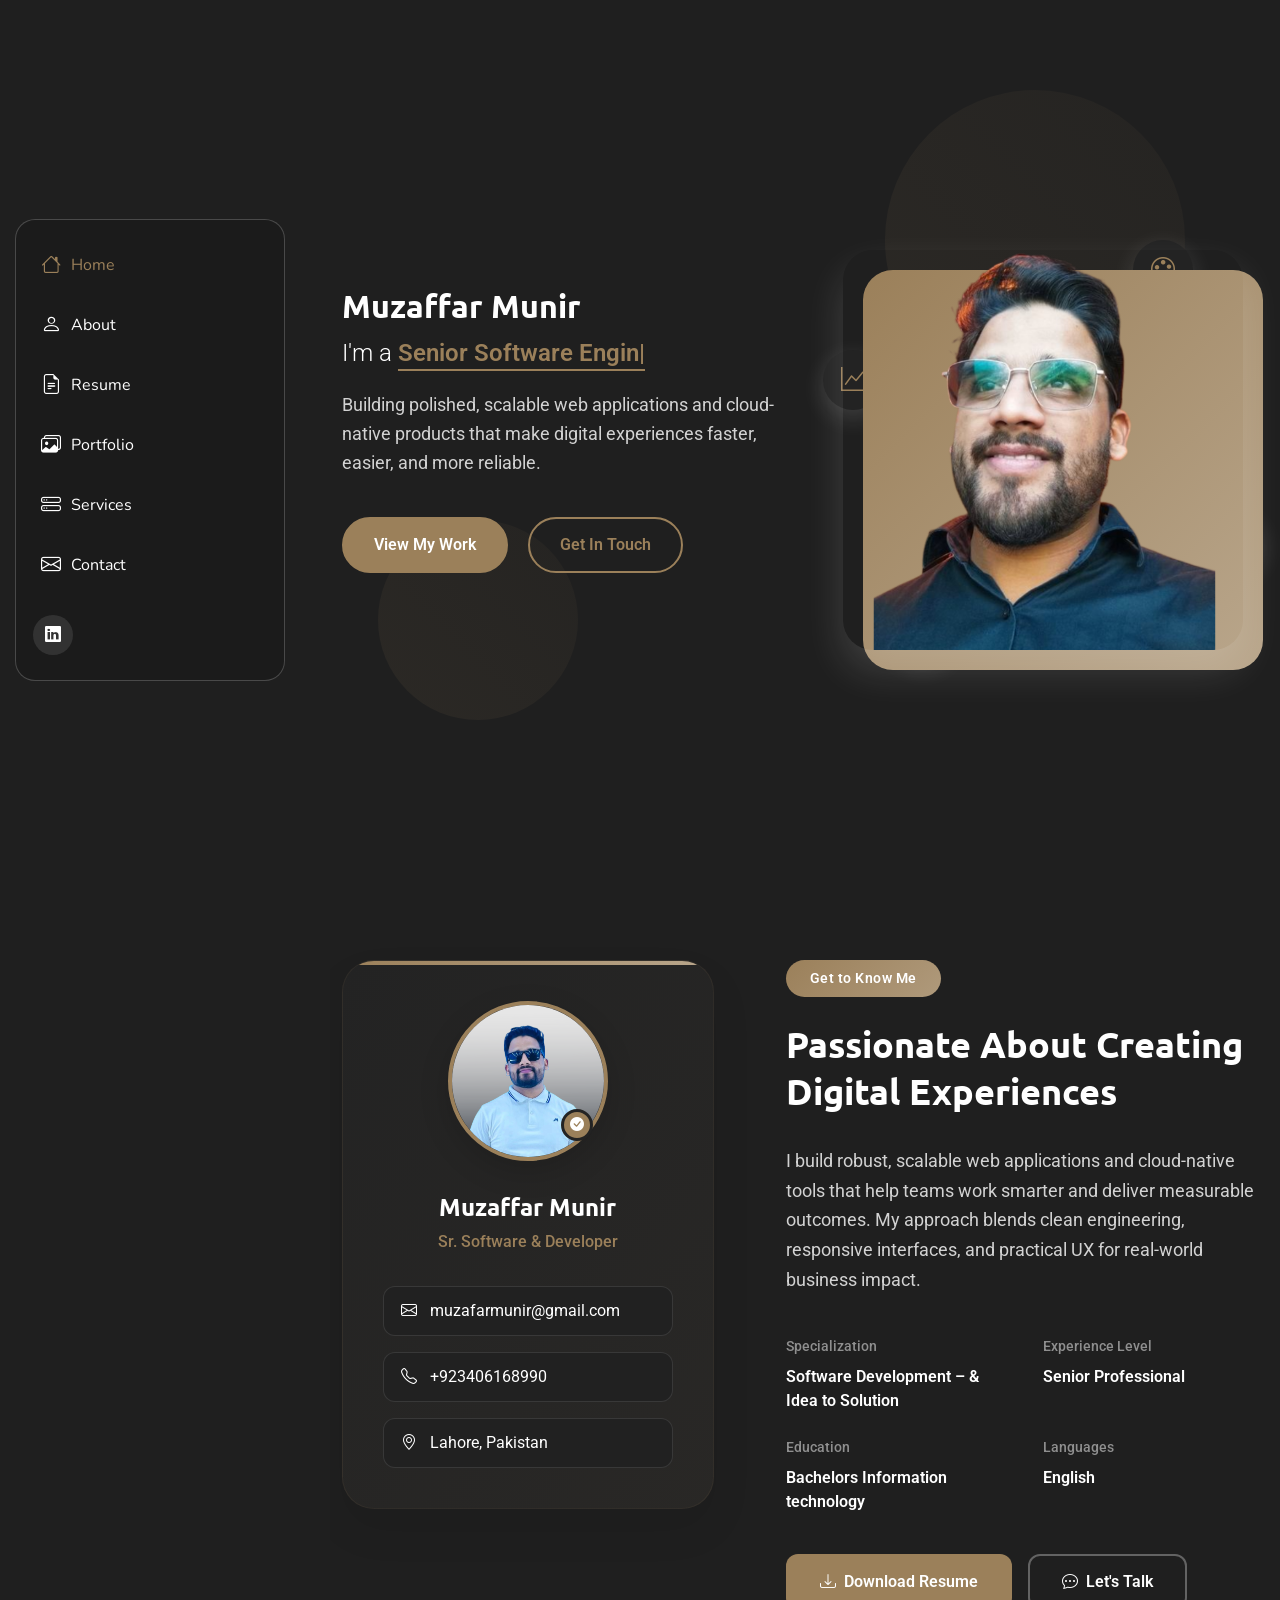
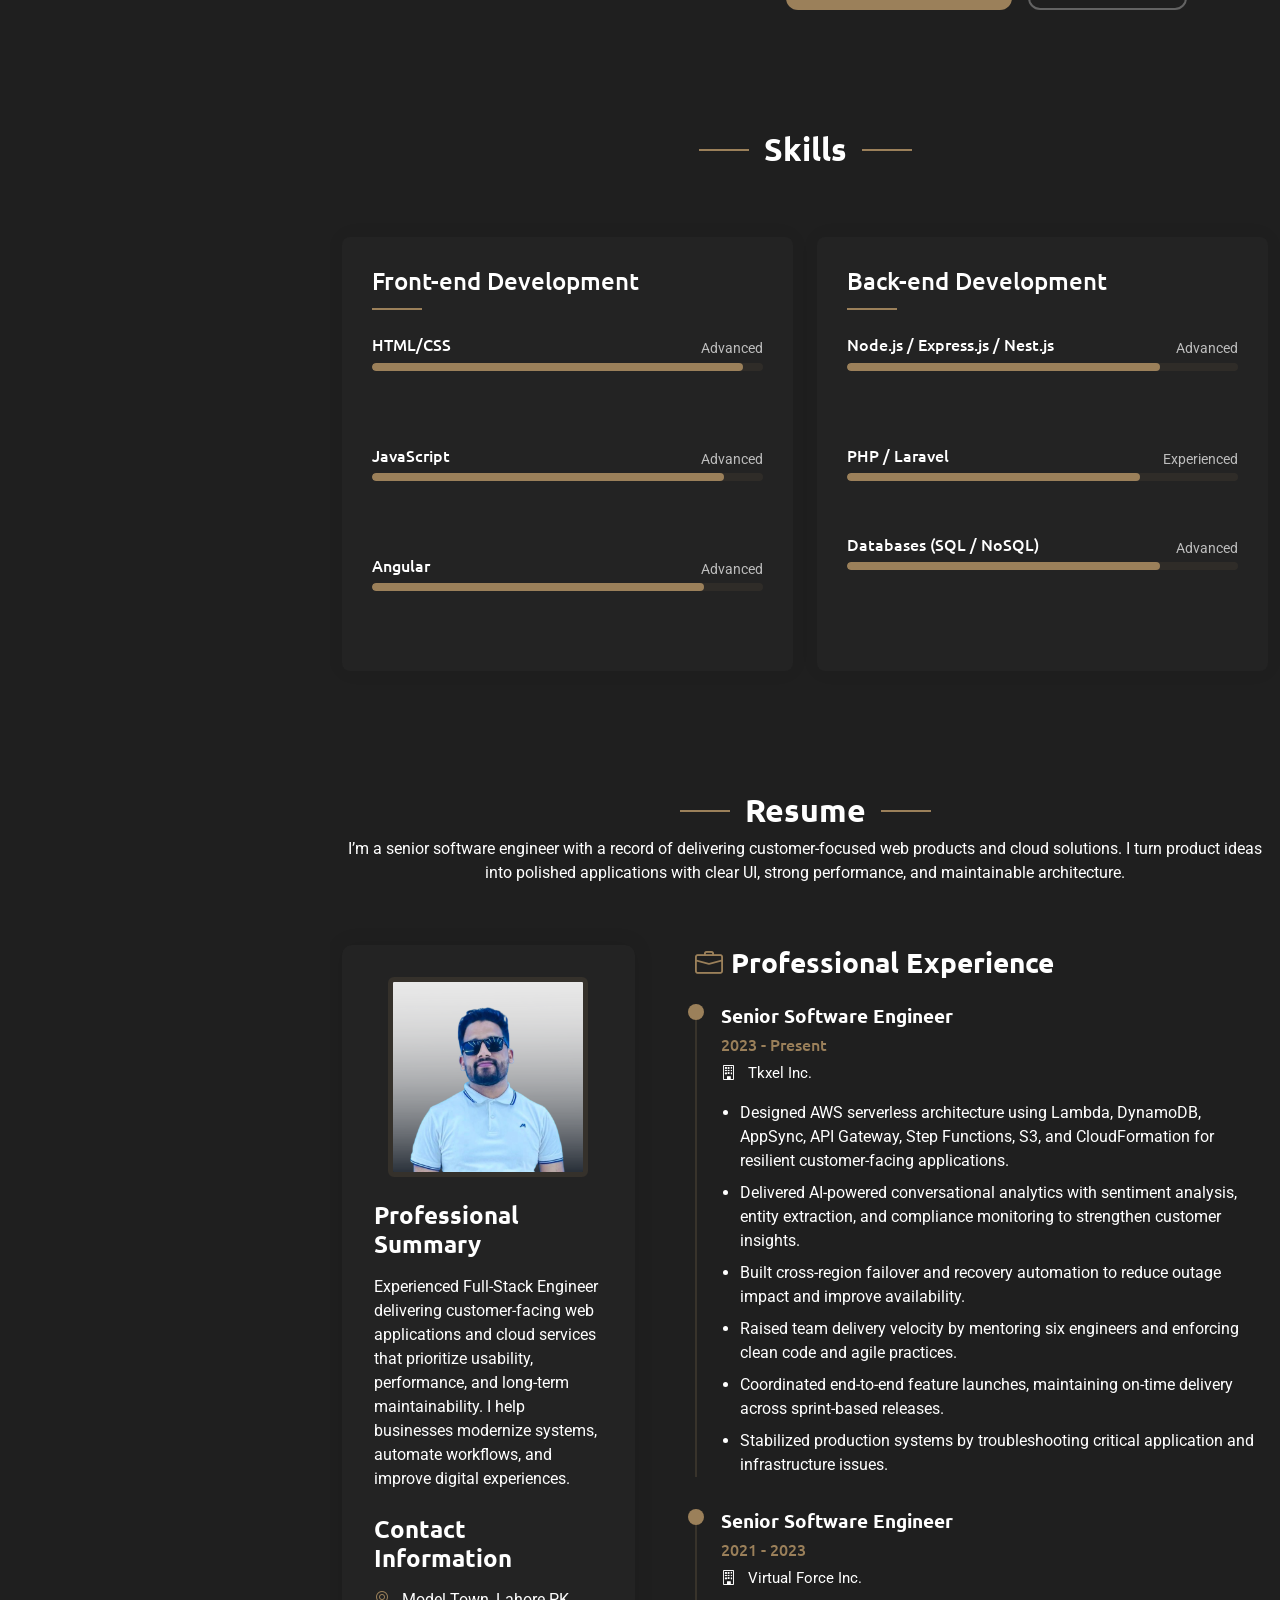
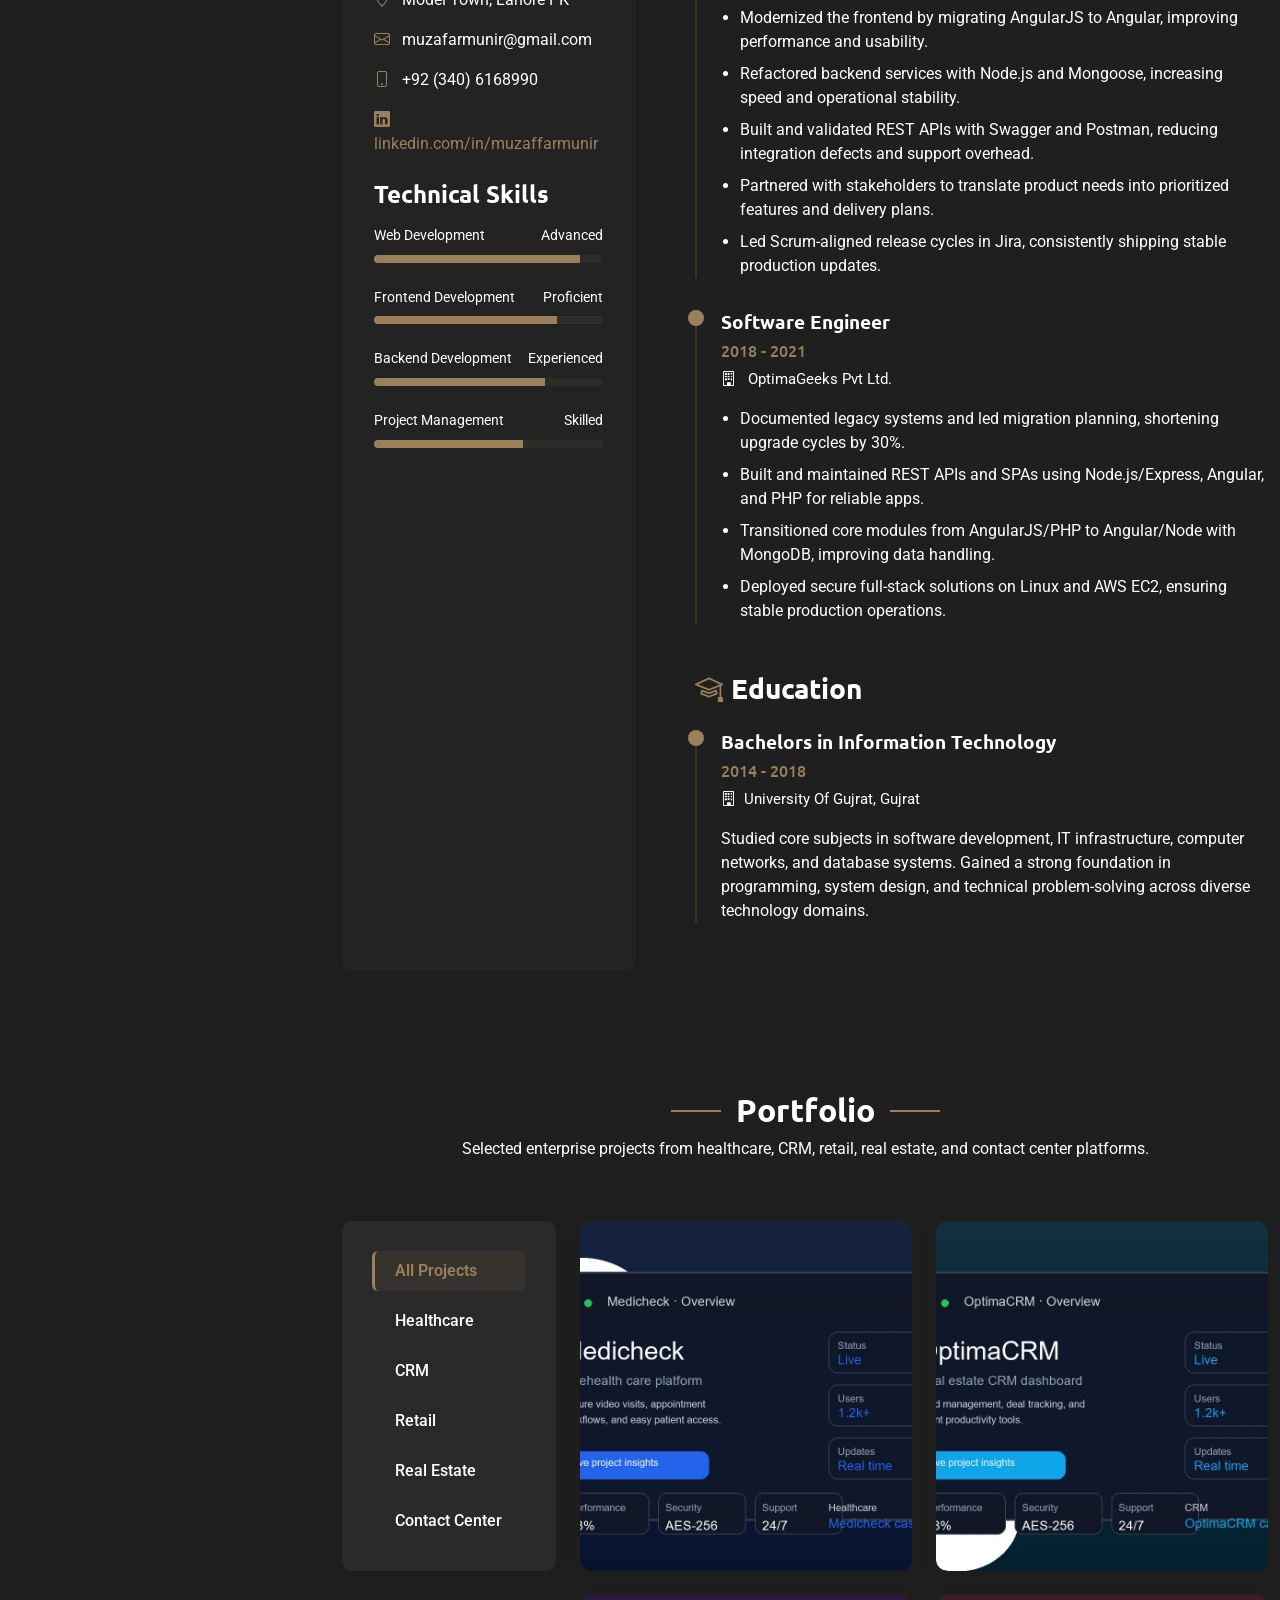
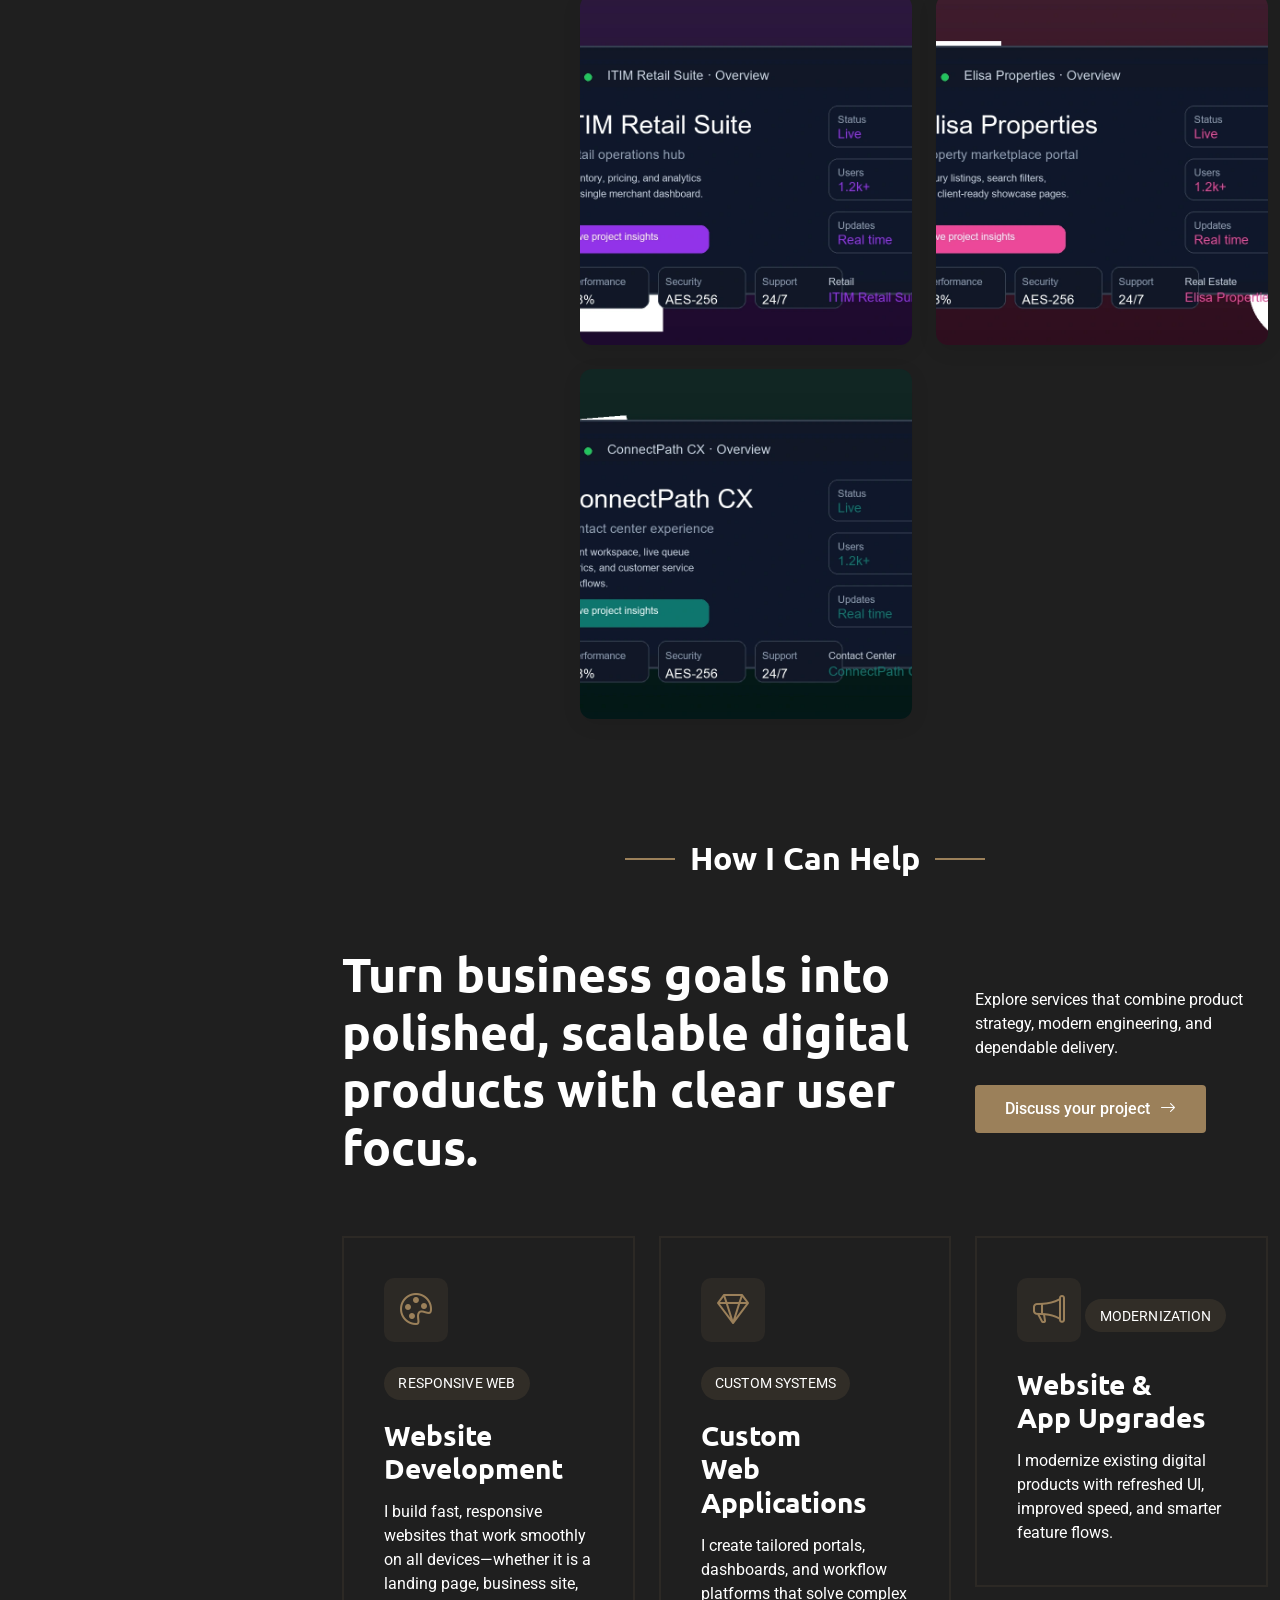
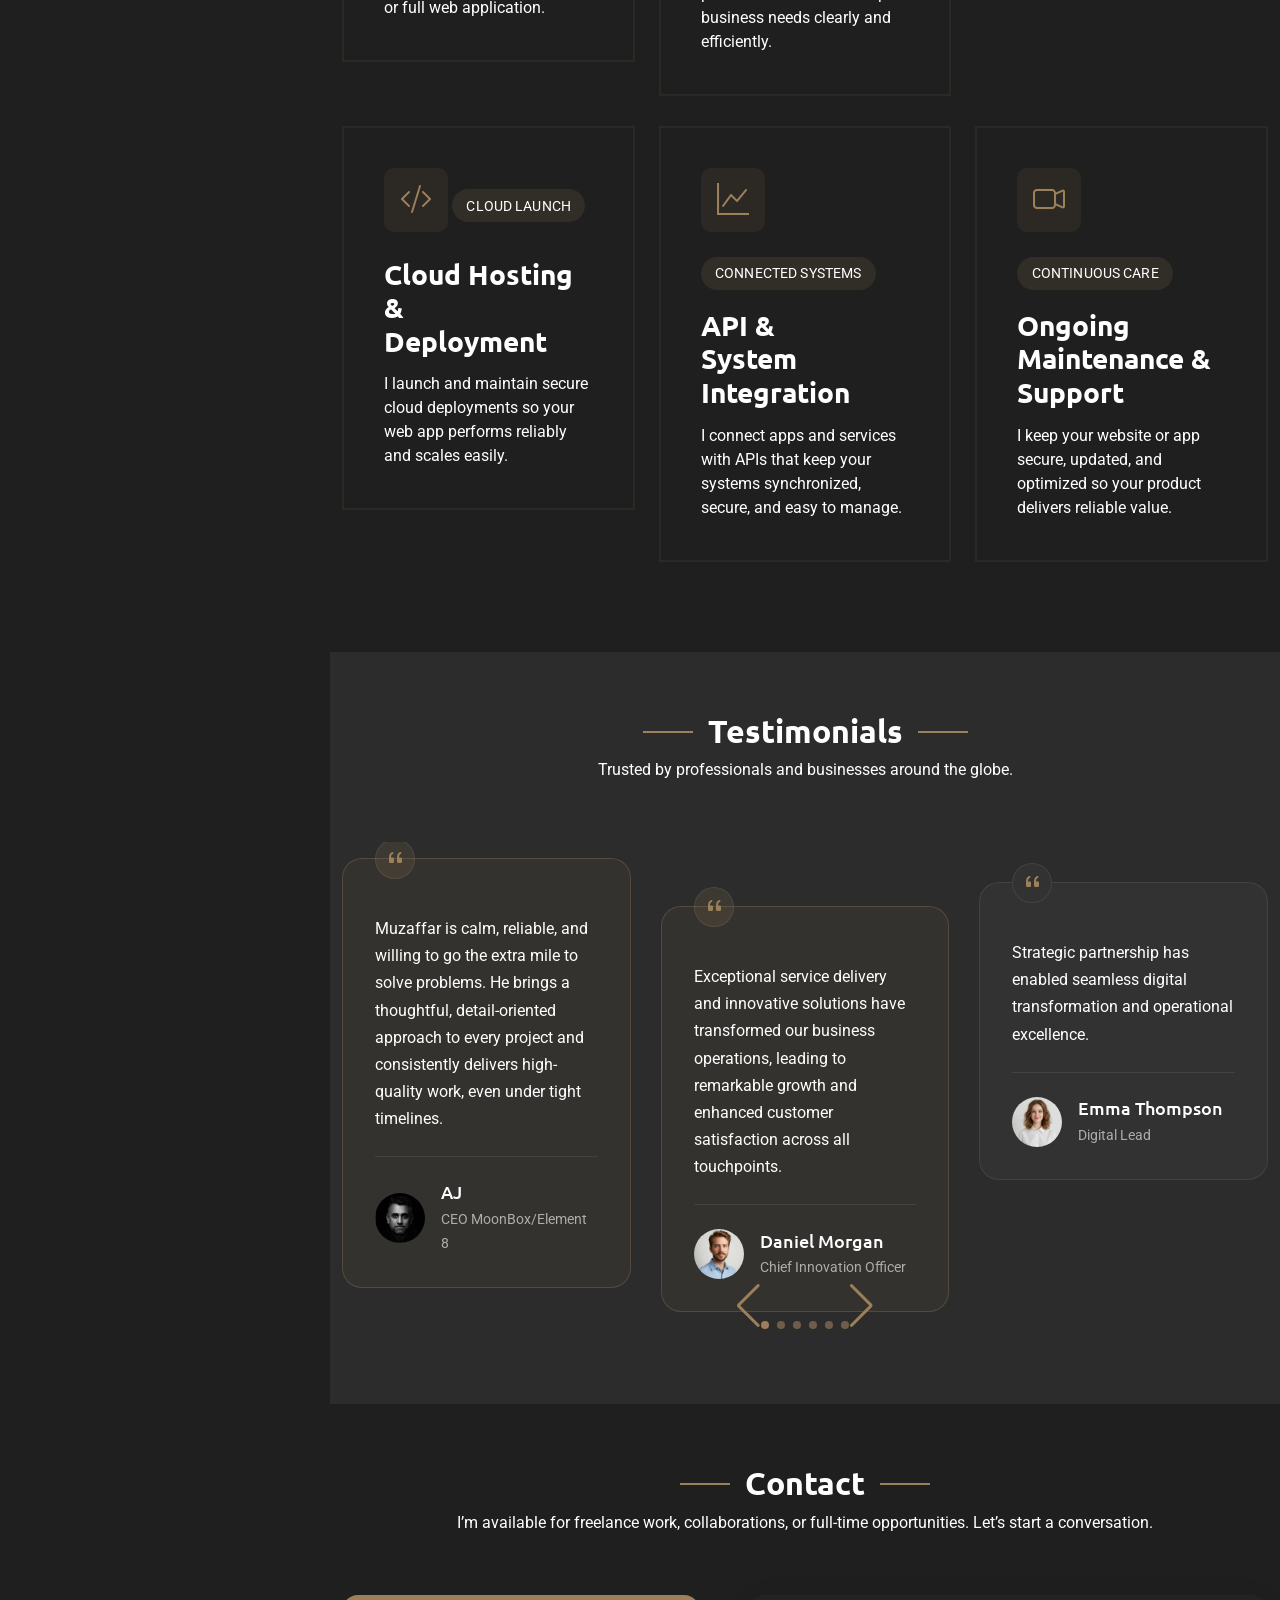
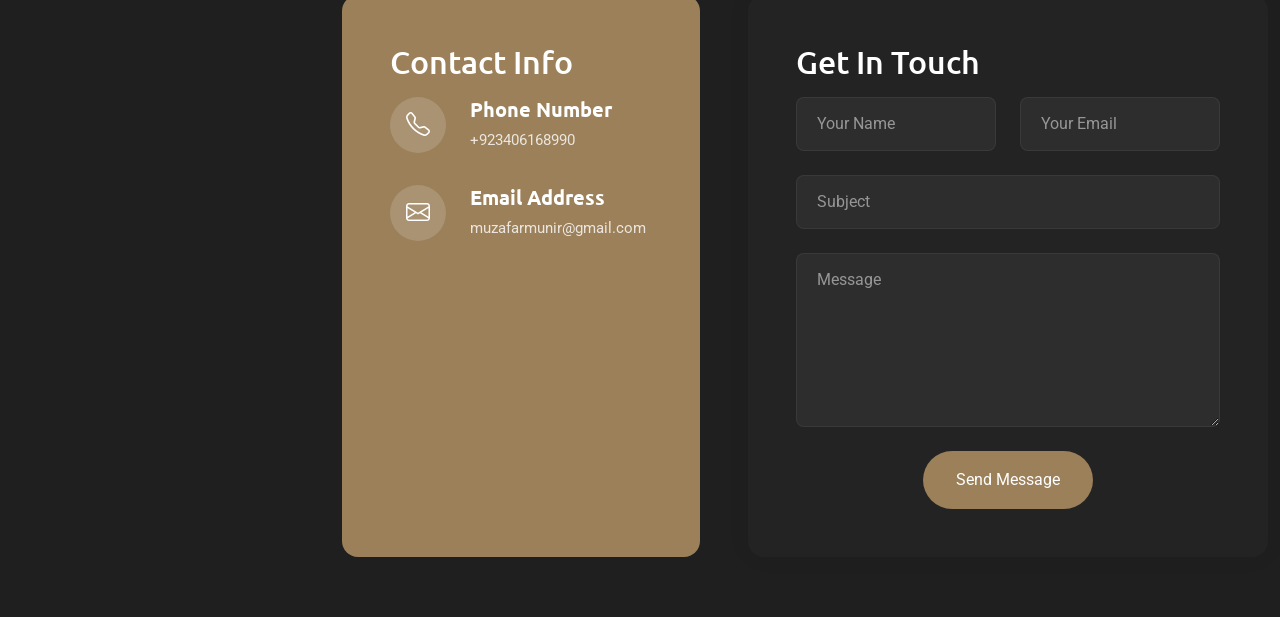
<file: index.html>
<!DOCTYPE html>
<html lang="en">

<head>
  <meta charset="utf-8">
  <meta content="width=device-width, initial-scale=1.0" name="viewport">
  <title>Muzaffar Munir | Senior Software Engineer</title>
  <meta name="description" content="Senior software engineer building web applications, cloud platforms, and user-centric digital products with Angular, Node.js, and AWS.">
  <meta name="keywords" content="Muzaffar Munir, software engineer, web developer, cloud developer, Angular, Node.js, AWS">

  <!-- Favicons -->
  <link href="assets/img/portfolio.png" rel="icon">
    <!-- <link rel="icon" type="image/png" href="./images/portfolio.png" /> -->

  <link href="assets/img/portfolio.png" rel="apple-touch-icon">

  <!-- Fonts -->
  <link href="https://fonts.googleapis.com" rel="preconnect">
  <link href="https://fonts.gstatic.com" rel="preconnect" crossorigin>
  <link
    href="https://fonts.googleapis.com/css2?family=Roboto:ital,wght@0,100;0,300;0,400;0,500;0,700;0,900;1,100;1,300;1,400;1,500;1,700;1,900&family=Ubuntu:ital,wght@0,300;0,400;0,500;0,700;1,300;1,400;1,500;1,700&family=Nunito:ital,wght@0,200;0,300;0,400;0,500;0,600;0,700;0,800;0,900;1,200;1,300;1,400;1,500;1,600;1,700;1,800;1,900&display=swap"
    rel="stylesheet">

  <!-- Vendor CSS Files -->
  <link href="assets/vendor/bootstrap/css/bootstrap.min.css" rel="stylesheet">
  <link href="assets/vendor/bootstrap-icons/bootstrap-icons.css" rel="stylesheet">
  <link href="assets/vendor/aos/aos.css" rel="stylesheet">
  <link href="assets/vendor/glightbox/css/glightbox.min.css" rel="stylesheet">
  <link href="assets/vendor/swiper/swiper-bundle.min.css" rel="stylesheet">

  <!-- Main CSS File -->
  <link href="assets/css/main.css" rel="stylesheet">

</head>

<body class="index-page">

  <header id="header" class="header dark-background d-flex flex-column justify-content-center">
    <i class="header-toggle d-xl-none bi bi-list"></i>

    <div class="header-container d-flex flex-column align-items-start">
      <nav id="navmenu" class="navmenu">
        <ul>
          <li><a href="#hero" class="active"><i class="bi bi-house navicon"></i>Home</a></li>
          <li><a href="#about"><i class="bi bi-person navicon"></i> About</a></li>
          <li><a href="#resume"><i class="bi bi-file-earmark-text navicon"></i> Resume</a></li>
          <li><a href="#portfolio"><i class="bi bi-images navicon"></i> Portfolio</a></li>
          <li><a href="#services"><i class="bi bi-hdd-stack navicon"></i> Services</a></li>
          <!-- <li class="dropdown"><a href="#"><i class="bi bi-menu-button navicon"></i> <span>Dropdown</span> <i class="bi bi-chevron-down toggle-dropdown"></i></a>
            <ul>
              <li><a href="#">Dropdown 1</a></li>
              <li class="dropdown"><a href="#"><span>Deep Dropdown</span> <i class="bi bi-chevron-down toggle-dropdown"></i></a>
                <ul>
                  <li><a href="#">Deep Dropdown 1</a></li>
                  <li><a href="#">Deep Dropdown 2</a></li>
                  <li><a href="#">Deep Dropdown 3</a></li>
                  <li><a href="#">Deep Dropdown 4</a></li>
                  <li><a href="#">Deep Dropdown 5</a></li>
                </ul>
              </li>
              <li><a href="#">Dropdown 2</a></li>
              <li><a href="#">Dropdown 3</a></li>
              <li><a href="#">Dropdown 4</a></li>
            </ul>
          </li> -->
          <li><a href="#contact"><i class="bi bi-envelope navicon"></i> Contact</a></li>
        </ul>
      </nav>

      <div class="social-links text-center">
        <a href="https://www.linkedin.com/in/muzaffar-munir" class="linkedin" target="_blank" rel="noopener noreferrer"><i class="bi bi-linkedin"></i></a>
      </div>

    </div>

  </header>

  <main class="main">

    <!-- Hero Section -->
    <section id="hero" class="hero section">

      <div class="background-elements">
        <div class="bg-circle circle-1"></div>
        <div class="bg-circle circle-2"></div>
      </div>

      <div class="hero-content">

        <div class="container">
          <div class="row align-items-center">

            <div class="col-lg-6" data-aos="fade-right" data-aos-delay="100">
              <div class="hero-text">
                <!-- <h1>Muzaffar<span class="accent-text">Folio</span></h1> -->
                <h2>Muzaffar Munir</h2>
                <p class="lead">I'm a <span class="typed"
                    data-typed-items="Senior Software Engineer, Web Architect, Cloud Developer"></span></p>
                <p class="description">Building polished, scalable web applications and cloud-native products that make digital experiences faster, easier, and more reliable.</p>

                <div class="hero-actions">
                  <a href="#portfolio" class="btn btn-primary">View My Work</a>
                  <a href="#contact" class="btn btn-outline">Get In Touch</a>
                </div>

                <div class="social-links">
                  <!-- <a href="#"><i class="bi bi-dribbble"></i></a>
                  <a href="#"><i class="bi bi-behance"></i></a>
                  <a href="#"><i class="bi bi-github"></i></a> -->
                  <!-- <a href="https://www.linkedin.com/in/muzaffar-munir"><i class="bi bi-linkedin"></i></a> -->
                </div>
              </div>
            </div>

            <div class="col-lg-6" data-aos="fade-left" data-aos-delay="200">
              <div class="hero-visual">
                <div class="profile-container">
                  <div class="profile-background"></div>
                  <img src="assets/img/profile/transparent-background-designify.png" alt="Portrait of Muzaffar Munir"
                    class="profile-image">
                  <div class="floating-elements">
                    <div class="floating-icon icon-1"><i class="bi bi-palette"></i></div>
                    <div class="floating-icon icon-2"><i class="bi bi-code-slash"></i></div>
                    <div class="floating-icon icon-3"><i class="bi bi-lightbulb"></i></div>
                    <div class="floating-icon icon-4"><i class="bi bi-graph-up"></i></div>
                  </div>
                </div>
              </div>
            </div>

          </div>
        </div>
      </div>

    </section><!-- /Hero Section -->

    <!-- About Section -->
    <section id="about" class="about section">

      <div class="container" data-aos="fade-up" data-aos-delay="100">

        <div class="row">
          <div class="col-lg-5" data-aos="zoom-in" data-aos-delay="200">
            <div class="profile-card">
              <div class="profile-header">
                <div class="profile-image">
                  <img src="assets/img/profile/grey-gradient-background-designify.png" alt="Portrait of Muzaffar Munir"
                    class="img-fluid">
                </div>
                <div class="profile-badge">
                  <i class="bi bi-check-circle-fill"></i>
                </div>
              </div>

              <div class="profile-content">
                <h3>Muzaffar Munir</h3>
                <p class="profession">Sr. Software &amp; Developer</p>

                <div class="contact-links">
                  <a href="mailto:muzafarmunir@gmail.com" class="contact-item">
                    <i class="bi bi-envelope"></i>
                    muzafarmunir@gmail.com
                  </a>
                  <a href="tel:+923406168990" class="contact-item">
                    <i class="bi bi-telephone"></i>
                    +923406168990
                  </a>
                  <a href="#" class="contact-item">
                    <i class="bi bi-geo-alt"></i>
                    Lahore, Pakistan
                  </a>
                </div>
              </div>
            </div>
          </div>

          <div class="col-lg-7" data-aos="fade-left" data-aos-delay="300">
            <div class="about-content">
              <div class="section-header">
                <span class="badge-text">Get to Know Me</span>
                <h2>Passionate About Creating Digital Experiences</h2>
              </div>

              <div class="description">
                <p>I build robust, scalable web applications and cloud-native tools that help teams work smarter and deliver measurable outcomes. My approach blends clean engineering, responsive interfaces, and practical UX for real-world business impact.</p>

                <p class="d-xl-none">I combine front-end craftsmanship with back-end systems thinking to deliver products that feel reliable and intuitive across every device.</p>
              </div>

              <!-- <div class="stats-grid">
                <div class="stat-item">
                  <div class="stat-number">150+</div>
                  <div class="stat-label">Projects Completed</div>
                </div>
                <div class="stat-item">
                  <div class="stat-number">5+</div>
                  <div class="stat-label">Years Experience</div>
                </div>
                <div class="stat-item">
                  <div class="stat-number">98%</div>
                  <div class="stat-label">Client Satisfaction</div>
                </div>
              </div> -->

              <div class="details-grid">
                <div class="detail-row">
                  <div class="detail-item">
                    <span class="detail-label">Specialization</span>
                    <span class="detail-value">Software Development – &amp; Idea to Solution</span>
                  </div>
                  <div class="detail-item">
                    <span class="detail-label">Experience Level</span>
                    <span class="detail-value">Senior Professional</span>
                  </div>
                </div>
                <div class="detail-row">
                  <div class="detail-item">
                    <span class="detail-label">Education</span>
                    <span class="detail-value">Bachelors Information technology</span>
                  </div>
                  <div class="detail-item">
                    <span class="detail-label">Languages</span>
                    <span class="detail-value">English</span>
                  </div>
                </div>
              </div>

              <div class="cta-section">
                <a href="./MuzaffarMunir_CV.pdf" class="btn btn-primary" target="_blank" rel="noopener noreferrer">
                  <i class="bi bi-download"></i>
                  Download Resume
                </a>
                <a href="https://api.whatsapp.com/send/?phone=923406168990&text=Excited+to+discuss+something+intresting%21&type=phone_number&app_absent=0" target="_blank" class="btn btn-outline">
                  <i class="bi bi-chat-dots"></i>
                  Let's Talk
                </a>
              </div>
            </div>
          </div>
        </div>

      </div>

    </section><!-- /About Section -->

    <!-- Stats Section -->
    <!-- <section id="stats" class="stats section light-background">

      <div class="container" data-aos="fade-up" data-aos-delay="100">

        <div class="row justify-content-center">
          <div class="col-lg-10">
            <div class="stats-wrapper">
              <div class="stats-item" data-aos="zoom-in" data-aos-delay="150">
                <div class="icon-wrapper">
                  <i class="bi bi-emoji-smile"></i>
                </div>
                <span data-purecounter-start="0" data-purecounter-end="232" data-purecounter-duration="1" class="purecounter"></span>
                <p>Happy Clients</p>
              </div>


              <div class="stats-item" data-aos="zoom-in" data-aos-delay="200">
                <div class="icon-wrapper">
                  <i class="bi bi-journal-richtext"></i>
                </div>
                <span data-purecounter-start="0" data-purecounter-end="521" data-purecounter-duration="1" class="purecounter"></span>
                <p>Projects</p>
              </div>


              <div class="stats-item" data-aos="zoom-in" data-aos-delay="250">
                <div class="icon-wrapper">
                  <i class="bi bi-headset"></i>
                </div>
                <span data-purecounter-start="0" data-purecounter-end="1463" data-purecounter-duration="1" class="purecounter"></span>
                <p>Hours Of Support</p>
              </div>


              <div class="stats-item" data-aos="zoom-in" data-aos-delay="300">
                <div class="icon-wrapper">
                  <i class="bi bi-people"></i>
                </div>
                <span data-purecounter-start="0" data-purecounter-end="15" data-purecounter-duration="1" class="purecounter"></span>
                <p>Hard Workers</p>
              </div>

            </div>
          </div>
        </div>

      </div>

    </section> -->
    <!-- /Stats Section -->

    <!-- Skills Section -->
    <section id="skills" class="skills section">

      <!-- Section Title -->
      <div class="container section-title" data-aos="fade-up">
        <h2>Skills</h2>
        <!-- <p>Necessitatibus eius consequatur ex aliquid fuga eum quidem sint consectetur velit</p> -->
      </div><!-- End Section Title -->

      <div class="container" data-aos="fade-up" data-aos-delay="100">

        <div class="row">
          <div class="col-lg-6">
            <div class="skills-category" data-aos="fade-up" data-aos-delay="200">
              <h3>Front-end Development</h3>
              <div class="skills-animation">
                <div class="skill-item">
                  <div class="d-flex justify-content-between align-items-center">
                    <h4>HTML/CSS</h4>
                    <span class="skill-percentage">Advanced</span>
                  </div>
                  <div class="progress">
                    <div class="progress-bar" role="progressbar" aria-valuenow="95" aria-valuemin="0"
                      aria-valuemax="100"></div>
                  </div>
                  <div class="skill-tooltip">Expert level knowledge of semantic HTML5 and modern CSS3 techniques</div>
                </div>

                <div class="skill-item">
                  <div class="d-flex justify-content-between align-items-center">
                    <h4>JavaScript</h4>
                    <span class="skill-percentage">Advanced</span>
                  </div>
                  <div class="progress">
                    <div class="progress-bar" role="progressbar" aria-valuenow="90" aria-valuemin="0"
                      aria-valuemax="100"></div>
                  </div>
                  <div class="skill-tooltip">Strong proficiency in ES6+, DOM manipulation, and modern frameworks</div>
                </div>

                <div class="skill-item">
                  <div class="d-flex justify-content-between align-items-center">
                    <h4>Angular</h4>
                    <span class="skill-percentage">Advanced</span>
                  </div>
                  <div class="progress">
                    <div class="progress-bar" role="progressbar" aria-valuenow="85" aria-valuemin="0"
                      aria-valuemax="100"></div>
                  </div>
                  <div class="skill-tooltip">Experience with Angular modules, services, and component architecture
                  </div>
                </div>
              </div>
            </div><!-- End Frontend Skills -->
          </div>

          <div class="col-lg-6">
            <div class="skills-category" data-aos="fade-up" data-aos-delay="300">
              <h3>Back-end Development</h3>
              <div class="skills-animation">
                <div class="skill-item">
                  <div class="d-flex justify-content-between align-items-center">
                    <h4>Node.js / Express.js / Nest.js</h4>
                    <span class="skill-percentage">Advanced</span>
                  </div>
                  <div class="progress">
                    <div class="progress-bar" role="progressbar" aria-valuenow="80" aria-valuemin="0"
                      aria-valuemax="100"></div>
                  </div>
                  <div class="skill-tooltip">Server-side JavaScript development with Express, Nest, and REST APIs</div>
                </div>

                <div class="skill-item">
                  <div class="d-flex justify-content-between align-items-center">
                    <h4>PHP / Laravel</h4>
                    <span class="skill-percentage">Experienced</span>
                  </div>
                  <div class="progress">
                    <div class="progress-bar" role="progressbar" aria-valuenow="75" aria-valuemin="0"
                      aria-valuemax="100"></div>
                  </div>
                  <div class="skill-tooltip">Backend application development and Laravel-based solutions</div>
                </div>

                <div class="skill-item">
                  <div class="d-flex justify-content-between align-items-center">
                    <h4>Databases (SQL / NoSQL)</h4>
                    <span class="skill-percentage">Advanced</span>
                  </div>
                  <div class="progress">
                    <div class="progress-bar" role="progressbar" aria-valuenow="80" aria-valuemin="0"
                      aria-valuemax="100"></div>
                  </div>
                  <div class="skill-tooltip">Database design, optimization, and full-stack data integration</div>
                </div>
              </div>
            </div><!-- End Backend Skills -->
          </div>
        </div>

      </div>

    </section><!-- /Skills Section -->

    <!-- Resume Section -->
    <section id="resume" class="resume section">

      <!-- Section Title -->
      <div class="container section-title" data-aos="fade-up">
        <h2>Resume</h2>
        <p>I’m a senior software engineer with a record of delivering customer-focused web products and cloud solutions. I turn product ideas into polished applications with clear UI, strong performance, and maintainable architecture.</p>
      </div><!-- End Section Title -->

      <div class="container" data-aos="fade-up" data-aos-delay="100">

        <div class="row gy-4">
          <!-- Left column with summary and contact -->
          <div class="col-lg-4">
            <div class="resume-side" data-aos="fade-right" data-aos-delay="100">
              <div class="profile-img mb-4">
                <img src="assets/img/profile/grey-gradient-background-designify.png" alt="Portrait of Muzaffar Munir" class="img-fluid rounded">
              </div>

              <h3>Professional Summary</h3>
              <p>Experienced Full-Stack Engineer delivering customer-facing web applications and cloud services that prioritize usability, performance, and long-term maintainability. I help businesses modernize systems, automate workflows, and improve digital experiences.</p>

              <h3 class="mt-4">Contact Information</h3>
              <ul class="contact-info list-unstyled">
                <li><i class="bi bi-geo-alt"></i> Model Town, Lahore PK</li>
                <li><i class="bi bi-envelope"></i> muzafarmunir@gmail.com</li>
                <li><i class="bi bi-phone"></i> +92 (340) 6168990</li>
                <li><i class="bi bi-linkedin"></i> <a href="https://www.linkedin.com/in/muzaffarmunir" target="_blank" rel="noopener noreferrer">linkedin.com/in/muzaffarmunir</a></li>
              </ul>

              <div class="skills-animation mt-4">
                <h3>Technical Skills</h3>
                <div class="skill-item">
                  <div class="d-flex justify-content-between">
                    <span>Web Development</span>
                    <span>Advanced</span>
                  </div>
                  <div class="progress">
                    <div class="progress-bar" role="progressbar" aria-valuenow="90" aria-valuemin="0"
                      aria-valuemax="100"></div>
                  </div>
                </div>

                <div class="skill-item">
                  <div class="d-flex justify-content-between">
                    <span>Frontend Development</span>
                    <span>Proficient</span>
                  </div>
                  <div class="progress">
                    <div class="progress-bar" role="progressbar" aria-valuenow="80" aria-valuemin="0"
                      aria-valuemax="100"></div>
                  </div>
                </div>

                <div class="skill-item">
                  <div class="d-flex justify-content-between">
                    <span>Backend Development</span>
                    <span>Experienced</span>
                  </div>
                  <div class="progress">
                    <div class="progress-bar" role="progressbar" aria-valuenow="75" aria-valuemin="0"
                      aria-valuemax="100"></div>
                  </div>
                </div>

                <div class="skill-item">
                  <div class="d-flex justify-content-between">
                    <span>Project Management</span>
                    <span>Skilled</span>
                  </div>
                  <div class="progress">
                    <div class="progress-bar" role="progressbar" aria-valuenow="65" aria-valuemin="0"
                      aria-valuemax="100"></div>
                  </div>
                </div>
              </div>
            </div>
          </div>

          <!-- Right column with experience and education -->
          <div class="col-lg-8 ps-4 ps-lg-5">
            <!-- Experience Section -->
            <div class="resume-section" data-aos="fade-up">
              <h3><i class="bi bi-briefcase me-2"></i>Professional Experience</h3>

              <div class="resume-item">
                <h4>Senior Software Engineer</h4>
                <h5>2023 - Present</h5>
                <p class="company"><i class="bi bi-building"></i> Tkxel Inc.</p>
                <ul>
                  <li>Designed AWS serverless architecture using Lambda, DynamoDB, AppSync, API Gateway, Step Functions,
                    S3, and CloudFormation for resilient customer-facing applications.</li>
                  <li>Delivered AI-powered conversational analytics with sentiment analysis, entity extraction, and
                    compliance monitoring to strengthen customer insights.</li>
                  <li>Built cross-region failover and recovery automation to reduce outage impact and improve availability.</li>
                  <li>Raised team delivery velocity by mentoring six engineers and enforcing clean code and agile practices.</li>
                  <li>Coordinated end-to-end feature launches, maintaining on-time delivery across sprint-based releases.</li>
                  <li>Stabilized production systems by troubleshooting critical application and infrastructure issues.
                  </li>
                </ul>

              </div>

              <div class="resume-item">
                <h4>Senior Software Engineer</h4>
                <h5>2021 - 2023</h5>
                <p class="company"><i class="bi bi-building"></i> Virtual Force Inc.</p>
                <ul>
                  <li>Modernized the frontend by migrating AngularJS to Angular, improving performance and usability.</li>
                  <li>Refactored backend services with Node.js and Mongoose, increasing speed and operational stability.</li>
                  <li>Built and validated REST APIs with Swagger and Postman, reducing integration defects and support overhead.</li>
                  <li>Partnered with stakeholders to translate product needs into prioritized features and delivery plans.
                  </li>
                  <li>Led Scrum-aligned release cycles in Jira, consistently shipping stable production updates.
                  </li>
                </ul>
              </div>

              <div class="resume-item">
                <h4>Software Engineer</h4>
                <h5>2018 - 2021</h5>
                <p class="company"><i class="bi bi-building"></i> OptimaGeeks Pvt Ltd.</p>
                <ul>
                  <li>Documented legacy systems and led migration planning, shortening upgrade cycles by 30%.
                  </li>
                  <li>Built and maintained REST APIs and SPAs using Node.js/Express, Angular, and PHP for reliable apps.
                  </li>
                  <li>Transitioned core modules from AngularJS/PHP to Angular/Node with MongoDB, improving data handling.
                  </li>
                  <li>Deployed secure full-stack solutions on Linux and AWS EC2, ensuring stable production operations.
                  </li>
                </ul>

              </div>

            </div>

            <!-- Education Section -->
            <div class="resume-section" data-aos="fade-up" data-aos-delay="100">
              <h3><i class="bi bi-mortarboard me-2"></i>Education</h3>

              <div class="resume-item">
                <h4>Bachelors in Information Technology</h4>
                <h5>2014 - 2018</h5>
                <p class="company"><i class="bi bi-building"></i>University Of Gujrat, Gujrat</p>
                <p>Studied core subjects in software development, IT infrastructure, computer networks, and database
                  systems. Gained a strong foundation in programming, system design, and technical problem-solving
                  across diverse technology domains.</p>
              </div>

              <div class="resume-item d-none">
                <h4>Bachelor of Science in Software Engineering</h4>
                <h5>2013 - 2017</h5>
                <p class="company"><i class="bi bi-building"></i> MIT</p>
                <p>Dean's List all semesters. Led university's coding club.</p>
              </div>
            </div>

            <!-- Certifications Section -->
            <div class="resume-section d-none" data-aos="fade-up" data-aos-delay="200">
              <h3><i class="bi bi-award me-2"></i>Certifications</h3>

              <div class="resume-item">
                <h4>AWS Certified Solutions Architect - Professional</h4>
                <h5>2023</h5>
              </div>

              <div class="resume-item">
                <h4>Google Cloud Professional Architect</h4>
                <h5>2022</h5>
              </div>
            </div>
          </div>
        </div>

      </div>

    </section><!-- /Resume Section -->

    <!-- Portfolio Section -->
    <section id="portfolio" class="portfolio section">

      <!-- Section Title -->
      <div class="container section-title" data-aos="fade-up">
        <h2>Portfolio</h2>
        <p>Selected enterprise projects from healthcare, CRM, retail, real estate, and contact center platforms.</p>
      </div><!-- End Section Title -->

      <div class="container" data-aos="fade-up" data-aos-delay="100">

        <div class="isotope-layout" data-default-filter="*" data-layout="masonry" data-sort="original-order">

          <div class="row">
            <div class="col-lg-3 filter-sidebar">
              <div class="filters-wrapper" data-aos="fade-right" data-aos-delay="150">
                <ul class="portfolio-filters isotope-filters">
                  <li data-filter="*" class="filter-active">All Projects</li>
                  <li data-filter=".filter-healthcare">Healthcare</li>
                  <li data-filter=".filter-crm">CRM</li>
                  <li data-filter=".filter-retail">Retail</li>
                  <li data-filter=".filter-realestate">Real Estate</li>
                  <li data-filter=".filter-contactcenter">Contact Center</li>
                </ul>
              </div>
            </div>

            <div class="col-lg-9">
              <div class="row gy-4 portfolio-container isotope-container" data-aos="fade-up" data-aos-delay="200">

                <div class="col-lg-6 col-md-6 portfolio-item isotope-item filter-healthcare">
                  <div class="portfolio-wrap">
                    <img src="assets/img/portfolio/portfolio-medicheck.webp" class="img-fluid" alt="Medicheck telehealth video consultation app interface"
                      loading="lazy">
                    <div class="portfolio-info">
                      <div class="content">
                        <span class="category">Healthcare</span>
                        <h4>Medicheck</h4>
                        <div class="portfolio-links">
                          <a href="assets/img/portfolio/portfolio-medicheck.webp" class="glightbox"
                            title="Medicheck"><i class="bi bi-plus-lg"></i></a>
                          <a href="https://medicheck.se/" target="_blank" title="More Details"><i class="bi bi-arrow-right"></i></a>
                        </div>
                      </div>
                    </div>
                  </div>
                </div><!-- End Portfolio Item -->

                <div class="col-lg-6 col-md-6 portfolio-item isotope-item filter-crm">
                  <div class="portfolio-wrap">
                    <img src="assets/img/portfolio/portfolio-optimacrm.webp" class="img-fluid" alt="OptimaCRM real estate CRM dashboard"
                      loading="lazy">
                    <div class="portfolio-info">
                      <div class="content">
                        <span class="category">CRM</span>
                        <h4>OptimaCRM</h4>
                        <div class="portfolio-links">
                          <a href="assets/img/portfolio/portfolio-optimacrm.webp" class="glightbox" title="OptimaCRM"><i
                              class="bi bi-plus-lg"></i></a>
                          <a href="https://www.optimacrm.com" target="_blank" title="More Details"><i class="bi bi-arrow-right"></i></a>
                        </div>
                      </div>
                    </div>
                  </div>
                </div><!-- End Portfolio Item -->

                <div class="col-lg-6 col-md-6 portfolio-item isotope-item filter-retail">
                  <div class="portfolio-wrap">
                    <img src="assets/img/portfolio/portfolio-itim-retail.webp" class="img-fluid" alt="ITIM Retail Suite merchandising dashboard"
                      loading="lazy">
                    <div class="portfolio-info">
                      <div class="content">
                        <span class="category">Retail</span>
                        <h4>ITIM Retail Suite</h4>
                        <div class="portfolio-links">
                          <a href="assets/img/portfolio/portfolio-itim-retail.webp" class="glightbox"
                            title="ITIM Retail Suite"><i class="bi bi-plus-lg"></i></a>
                          <a href="https://www.itim.com" target="_blank" title="More Details"><i class="bi bi-arrow-right"></i></a>
                        </div>
                      </div>
                    </div>
                  </div>
                </div><!-- End Portfolio Item -->

                <div class="col-lg-6 col-md-6 portfolio-item isotope-item filter-realestate">
                  <div class="portfolio-wrap">
                    <img src="assets/img/portfolio/portfolio-elisa-properties.webp" class="img-fluid" alt="Elisa Properties real estate portal"
                      loading="lazy">
                    <div class="portfolio-info">
                      <div class="content">
                        <span class="category">Real Estate</span>
                        <h4>Elisa Properties</h4>
                        <div class="portfolio-links">
                          <a href="assets/img/portfolio/portfolio-elisa-properties.webp" class="glightbox"
                            title="Elisa Properties"><i class="bi bi-plus-lg"></i></a>
                          <a href="https://elisaproperties.com" target="_blank" title="More Details"><i class="bi bi-arrow-right"></i></a>
                        </div>
                      </div>
                    </div>
                  </div>
                </div><!-- End Portfolio Item -->

                <div class="col-lg-6 col-md-6 portfolio-item isotope-item filter-contactcenter">
                  <div class="portfolio-wrap">
                    <img src="assets/img/portfolio/portfolio-connectpath.webp" class="img-fluid" alt="ConnectPath contact center dashboard"
                      loading="lazy">
                    <div class="portfolio-info">
                      <div class="content">
                        <span class="category">Contact Center</span>
                        <h4>ConnectPath / Dexter</h4>
                        <div class="portfolio-links">
                          <a href="assets/img/portfolio/portfolio-connectpath.webp" class="glightbox" title="ConnectPath / Dexter"><i
                              class="bi bi-plus-lg"></i></a>
                          <a href="https://connectpath.cx" target="_blank" title="More Details"><i class="bi bi-arrow-right"></i></a>
                        </div>
                      </div>
                    </div>
                  </div>
                </div><!-- End Portfolio Item -->

              </div><!-- End Portfolio Container -->
            </div>
          </div>

        </div>

      </div>

    </section><!-- /Portfolio Section -->

    <!-- Services Section -->
    <section id="services" class="services section">

      <!-- Section Title -->
      <div class="container section-title" data-aos="fade-up">
        <h2>How I Can Help</h2>
        <!-- <p>Necessitatibus eius consequatur ex aliquid fuga eum quidem sint consectetur velit</p> -->
      </div><!-- End Section Title -->

      <div class="container" data-aos="fade-up" data-aos-delay="100">

        <div class="service-header">
          <div class="row align-items-center">
            <div class="col-lg-8 col-md-12">
              <div class="service-intro">
                <h2 class="service-heading">
                  Turn business goals into polished, scalable digital products with clear user focus.
                </h2>
              </div>
            </div>
            <div class="col-lg-4 col-md-12">
              <div class="service-summary">
                <p>
                  Explore services that combine product strategy, modern engineering, and dependable delivery.
                </p>
                <a href="#contact" class="service-btn">
                  Discuss your project
                  <i class="bi bi-arrow-right"></i>
                </a>
              </div>
            </div>
          </div>
        </div>

        <div class="row justify-content-center">
          <div class="col-lg-4 col-md-6" data-aos="fade-up" data-aos-delay="100">
            <div class="service-card position-relative z-1">
              <div class="service-icon">
                <i class="bi bi-palette"></i>
              </div>
              <small class="service-pill">Responsive Web</small>
              <a href="#contact"
                class="card-action d-flex align-items-center justify-content-center rounded-circle"
                aria-label="Contact for Website Development">
                <i class="bi bi-arrow-up-right"></i>
              </a>
              <h3>
                <a href="#contact">
                  Website <span>Development</span>
                </a>
              </h3>
              <p>
                I build fast, responsive websites that work smoothly on all devices—whether it is a landing page,
                business site, or full web application.
              </p>
            </div>
          </div>
          <div class="col-lg-4 col-md-6" data-aos="fade-up" data-aos-delay="200">
            <div class="service-card position-relative z-1">
              <div class="service-icon">
                <i class="bi bi-gem"></i>
              </div>
              <small class="service-pill">Custom Systems</small>
              <a href="#contact"
                class="card-action d-flex align-items-center justify-content-center rounded-circle"
                aria-label="Contact for Custom Web Applications">
                <i class="bi bi-arrow-up-right"></i>
              </a>
              <h3>
                <a href="#contact">
                  Custom <span>Web Applications</span>
                </a>
              </h3>
              <p>
                I create tailored portals, dashboards, and workflow platforms that solve complex business needs
                clearly and efficiently.
              </p>
            </div>
          </div>
          <div class="col-lg-4 col-md-6" data-aos="fade-up" data-aos-delay="300">
            <div class="service-card position-relative z-1">
              <div class="service-icon">
                <i class="bi bi-megaphone"></i>
              </div>
              <small class="service-pill">Modernization</small>
              <a href="#contact"
                class="card-action d-flex align-items-center justify-content-center rounded-circle"
                aria-label="Contact for Website and App Upgrades">
                <i class="bi bi-arrow-up-right"></i>
              </a>
              <h3>
                <a href="#contact">
                  Website & <span>App Upgrades</span>
                </a>
              </h3>
              <p>
                I modernize existing digital products with refreshed UI, improved speed, and smarter feature flows.
              </p>
            </div>
          </div>
          <div class="col-lg-4 col-md-6" data-aos="fade-up" data-aos-delay="100">
            <div class="service-card position-relative z-1">
              <div class="service-icon">
                <i class="bi bi-code-slash"></i>
              </div>
              <small class="service-pill">Cloud Launch</small>
              <a href="#contact"
                class="card-action d-flex align-items-center justify-content-center rounded-circle"
                aria-label="Contact for Cloud Hosting and Deployment">
                <i class="bi bi-arrow-up-right"></i>
              </a>
              <h3>
                <a href="#contact">
                  Cloud Hosting & <span>Deployment</span>
                </a>
              </h3>
              <p>
                I launch and maintain secure cloud deployments so your web app performs reliably and scales easily.
              </p>
            </div>
          </div>
          <div class="col-lg-4 col-md-6" data-aos="fade-up" data-aos-delay="200">
            <div class="service-card position-relative z-1">
              <div class="service-icon">
                <i class="bi bi-graph-up"></i>
              </div>
              <small class="service-pill">Connected Systems</small>
              <a href="#contact"
                class="card-action d-flex align-items-center justify-content-center rounded-circle"
                aria-label="Contact for API and System Integration">
                <i class="bi bi-arrow-up-right"></i>
              </a>
              <h3>
                <a href="#contact">
                  API & <span>System Integration</span>
                </a>
              </h3>
              <p>
                I connect apps and services with APIs that keep your systems synchronized, secure, and easy to manage.
              </p>
            </div>
          </div>
          <div class="col-lg-4 col-md-6" data-aos="fade-up" data-aos-delay="300">
            <div class="service-card position-relative z-1">
              <div class="service-icon">
                <i class="bi bi-camera-video"></i>
              </div>
              <small class="service-pill">Continuous Care</small>
              <a href="#contact"
                class="card-action d-flex align-items-center justify-content-center rounded-circle"
                aria-label="Contact for Ongoing Maintenance and Support">
                <i class="bi bi-arrow-up-right"></i>
              </a>
              <h3>
                <a href="#contact">
                  Ongoing Maintenance & <span>Support</span>
                </a>
              </h3>
              <p>
                I keep your website or app secure, updated, and optimized so your product delivers reliable value.
              </p>
            </div>
          </div>
        </div>

      </div>

    </section><!-- /Services Section -->

    <!-- Testimonials Section -->
    <section id="testimonials" class="testimonials section light-background">

      <!-- Section Title -->
      <div class="container section-title" data-aos="fade-up">
        <h2>Testimonials</h2>
        <p>Trusted by professionals and businesses around the globe.</p>
      </div><!-- End Section Title -->

      <div class="container">

        <div class="testimonial-swiper init-swiper swiper" data-aos="fade-up" data-aos-delay="200">
          <div class="swiper-wrapper">
            <div class="swiper-slide testimonial-item">
              <div class="testimonial-content highlight">
                <div class="quote-pattern">
                  <i class="bi bi-quote"></i>
                </div>
                <p>Muzaffar is calm, reliable, and willing to go the extra mile to solve problems. He brings a thoughtful,
                  detail-oriented approach to every project and consistently delivers high-quality work, even under
                  tight timelines.</p>
                <div class="client-info">
                  <div class="client-image">
                    <img src="assets/img/aj.jpg" alt="Founder testimonial">
                  </div>
                  <div class="client-details">
                    <h3>AJ</h3>
                    <span class="position">CEO MoonBox/Element 8</span>
                  </div>
                </div>
              </div>
            </div>
            <div class="swiper-slide testimonial-item">
              <div class="testimonial-content highlight">
                <div class="quote-pattern">
                  <i class="bi bi-quote"></i>
                </div>
                <p>Exceptional service delivery and innovative solutions have transformed our business operations, leading to remarkable growth and enhanced customer satisfaction across all touchpoints.</p>
                <div class="client-info">
                  <div class="client-image">
                    <img src="assets/img/person/person-m-7.webp" alt="Daniel Morgan">
                  </div>
                  <div class="client-details">
                    <h3>Daniel Morgan</h3>
                    <span class="position">Chief Innovation Officer</span>
                  </div>
                </div>
              </div>
            </div>
            <div class="swiper-slide testimonial-item">
              <div class="testimonial-content">
                <div class="quote-pattern">
                  <i class="bi bi-quote"></i>
                </div>
                <p>Strategic partnership has enabled seamless digital transformation and operational excellence.</p>
                <div class="client-info">
                  <div class="client-image">
                    <img src="assets/img/person/person-f-8.webp" alt="Emma Thompson">
                  </div>
                  <div class="client-details">
                    <h3>Emma Thompson</h3>
                    <span class="position">Digital Lead</span>
                  </div>
                </div>
              </div>
            </div>
            <div class="swiper-slide testimonial-item">
              <div class="testimonial-content">
                <div class="quote-pattern">
                  <i class="bi bi-quote"></i>
                </div>
                <p>Professional expertise and dedication have significantly improved our project delivery timelines and quality metrics.</p>
                <div class="client-info">
                  <div class="client-image">
                    <img src="assets/img/person/person-m-8.webp" alt="Christopher Lee">
                  </div>
                  <div class="client-details">
                    <h3>Christopher Lee</h3>
                    <span class="position">Technical Director</span>
                  </div>
                </div>
              </div>
            </div>
            <div class="swiper-slide testimonial-item">
              <div class="testimonial-content highlight">
                <div class="quote-pattern">
                  <i class="bi bi-quote"></i>
                </div>
                <p>Collaborative approach and industry expertise have revolutionized our product development cycle, resulting in faster time-to-market and increased customer engagement levels.</p>
                <div class="client-info">
                  <div class="client-image">
                    <img src="assets/img/person/person-f-9.webp" alt="Olivia Carter">
                  </div>
                  <div class="client-details">
                    <h3>Olivia Carter</h3>
                    <span class="position">Product Manager</span>
                  </div>
                </div>
              </div>
            </div>
            <div class="swiper-slide testimonial-item">
              <div class="testimonial-content">
                <div class="quote-pattern">
                  <i class="bi bi-quote"></i>
                </div>
                <p>Innovative approach to user experience design has significantly enhanced our platform's engagement metrics and customer retention rates.</p>
                <div class="client-info">
                  <div class="client-image">
                    <img src="assets/img/person/person-m-13.webp" alt="Nathan Brooks">
                  </div>
                  <div class="client-details">
                    <h3>Nathan Brooks</h3>
                    <span class="position">UX Director</span>
                  </div>
                </div>
              </div>
            </div>
          </div>
          <div class="swiper-pagination"></div>
          <div class="swiper-button-prev" aria-label="Previous testimonial"></div>
          <div class="swiper-button-next" aria-label="Next testimonial"></div>
          <script type="application/json" class="swiper-config">
            {
              "slidesPerView": 1,
              "spaceBetween": 30,
              "loop": true,
              "pagination": {
                "el": ".swiper-pagination",
                "clickable": true
              },
              "navigation": {
                "nextEl": ".swiper-button-next",
                "prevEl": ".swiper-button-prev"
              },
              "breakpoints": {
                "768": {
                  "slidesPerView": 2
                },
                "1200": {
                  "slidesPerView": 3
                }
              }
            }
          </script>
        </div>

      </div>

    </section><!-- /Testimonials Section -->

    <!-- Contact Section -->
    <section id="contact" class="contact section">

      <!-- Section Title -->
      <div class="container section-title" data-aos="fade-up">
        <h2>Contact</h2>
        <p>I’m available for freelance work, collaborations, or full-time opportunities. Let’s start a conversation.</p>
      </div><!-- End Section Title -->

      <div class="container">

        <div class="row g-4 g-lg-5">
          <div class="col-lg-5">
            <div class="info-box">
              <h3>Contact Info</h3>
              <!-- <p>Praesent sapien massa, convallis a pellentesque nec, egestas non nisi. Vestibulum ante ipsum primis.</p> -->

              <!-- <div class="info-item">
                <div class="icon-box">
                  <i class="bi bi-geo-alt"></i>
                </div>
                <div class="content">
                  <h4>Our Location</h4>
                  <p>A108 Adam Street</p>
                  <p>New York, NY 535022</p>
                </div>
              </div> -->

              <div class="info-item">
                <div class="icon-box">
                  <i class="bi bi-telephone"></i>
                </div>
                <div class="content">
                  <h4>Phone Number</h4>
                  <p>+923406168990</p>
                </div>
              </div>

              <div class="info-item">
                <div class="icon-box">
                  <i class="bi bi-envelope"></i>
                </div>
                <div class="content">
                  <h4>Email Address</h4>
                  <p>muzafarmunir@gmail.com</p>
                </div>
              </div>
            </div>
          </div>

          <div class="col-lg-7">
            <div class="contact-form">
              <h3>Get In Touch</h3>
              <p class="d-none">Praesent sapien massa, convallis a pellentesque nec, egestas non nisi. Vestibulum ante ipsum primis.
              </p>

              <form action="forms/contact.php" method="post" class="php-email-form">
                <div class="row gy-4">

                  <div class="col-md-6">
                    <input type="text" name="name" class="form-control" placeholder="Your Name" required="">
                  </div>

                  <div class="col-md-6 ">
                    <input type="email" class="form-control" name="email" placeholder="Your Email" required="">
                  </div>

                  <div class="col-12">
                    <input type="text" class="form-control" name="subject" placeholder="Subject" required="">
                  </div>

                  <div class="col-12">
                    <textarea class="form-control" name="message" rows="6" placeholder="Message" required=""></textarea>
                  </div>

                  <div class="col-12 text-center">
                    <div class="loading">Loading</div>
                    <div class="error-message"></div>
                    <div class="sent-message">Your message has been sent. Thank you!</div>

                    <button type="submit" class="btn">Send Message</button>
                  </div>

                </div>
              </form>

            </div>
          </div>

        </div>

      </div>

    </section><!-- /Contact Section -->

  </main>



  <!-- Scroll Top -->
  <a href="#" id="scroll-top" class="scroll-top d-flex align-items-center justify-content-center"><i
      class="bi bi-arrow-up-short"></i></a>

  <!-- Preloader -->
  <div id="preloader"></div>

  <!-- Vendor JS Files -->
  <script src="assets/vendor/bootstrap/js/bootstrap.bundle.min.js"></script>
  <script src="assets/vendor/php-email-form/validate.js"></script>
  <script src="assets/vendor/aos/aos.js"></script>
  <script src="assets/vendor/typed.js/typed.umd.js"></script>
  <script src="assets/vendor/purecounter/purecounter_vanilla.js"></script>
  <script src="assets/vendor/waypoints/noframework.waypoints.js"></script>
  <script src="assets/vendor/isotope-layout/isotope.pkgd.min.js"></script>
  <script src="assets/vendor/imagesloaded/imagesloaded.pkgd.min.js"></script>
  <script src="assets/vendor/glightbox/js/glightbox.min.js"></script>
  <script src="assets/vendor/swiper/swiper-bundle.min.js"></script>

  <!-- Main JS File -->
  <script src="assets/js/main.js"></script>

   <!-- <script async src='https://d2mpatx37cqexb.cloudfront.net/delightchat-whatsapp-widget/embeds/embed.min.js'></script>
    <script>
        var wa_btnSetting = { "btnColor": "#16BE45", "ctaText": "WhatsApp Us", "cornerRadius": 40, "marginBottom": 20, "marginLeft": 20, "marginRight": 20, "btnPosition": "right", "whatsAppNumber": "923406168990", "welcomeMessage": "Excited to Chat with you!", "zIndex": 999999, "btnColorScheme": "light" };
        window.onload = () => {
            _waEmbed(wa_btnSetting);
        };
    </script> -->

</body>

</html>
</file>
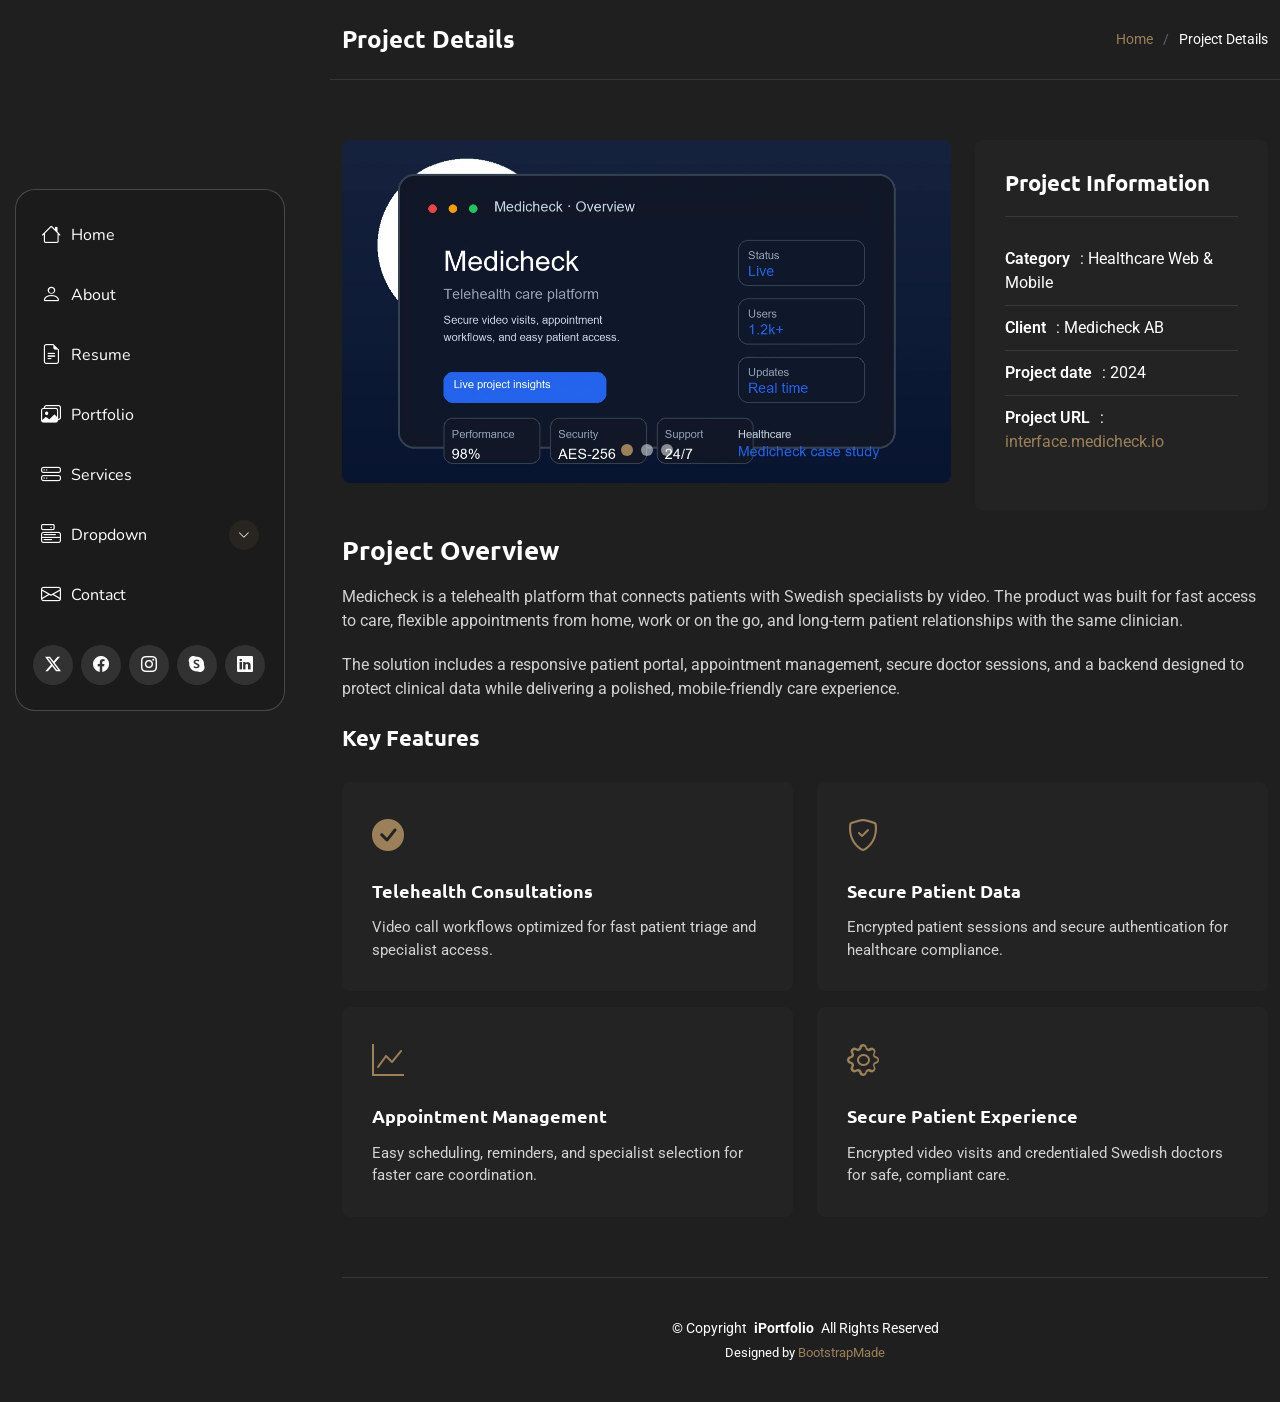
<file: portfolio-details.html>
<!DOCTYPE html>
<html lang="en">

<head>
  <meta charset="utf-8">
  <meta content="width=device-width, initial-scale=1.0" name="viewport">
  <title>Portfolio Details | Muzaffar Munir</title>
  <meta name="description" content="Detailed view of a web application project built with modern UI, cloud architecture, and performance optimizations.">
  <meta name="keywords" content="portfolio details, web application, software project, Muzaffar Munir">

  <!-- Favicons -->
  <link href="assets/img/favicon.png" rel="icon">
  <link href="assets/img/apple-touch-icon.png" rel="apple-touch-icon">

  <!-- Fonts -->
  <link href="https://fonts.googleapis.com" rel="preconnect">
  <link href="https://fonts.gstatic.com" rel="preconnect" crossorigin>
  <link href="https://fonts.googleapis.com/css2?family=Roboto:ital,wght@0,100;0,300;0,400;0,500;0,700;0,900;1,100;1,300;1,400;1,500;1,700;1,900&family=Ubuntu:ital,wght@0,300;0,400;0,500;0,700;1,300;1,400;1,500;1,700&family=Nunito:ital,wght@0,200;0,300;0,400;0,500;0,600;0,700;0,800;0,900;1,200;1,300;1,400;1,500;1,600;1,700;1,800;1,900&display=swap" rel="stylesheet">

  <!-- Vendor CSS Files -->
  <link href="assets/vendor/bootstrap/css/bootstrap.min.css" rel="stylesheet">
  <link href="assets/vendor/bootstrap-icons/bootstrap-icons.css" rel="stylesheet">
  <link href="assets/vendor/aos/aos.css" rel="stylesheet">
  <link href="assets/vendor/glightbox/css/glightbox.min.css" rel="stylesheet">
  <link href="assets/vendor/swiper/swiper-bundle.min.css" rel="stylesheet">

  <!-- Main CSS File -->
  <link href="assets/css/main.css" rel="stylesheet">

  <!-- =======================================================
  * Template Name: SnapFolio
  * Template URL: https://bootstrapmade.com/snapfolio-bootstrap-portfolio-template/
  * Updated: Jun 13 2025 with Bootstrap v5.3.6
  * Author: BootstrapMade.com
  * License: https://bootstrapmade.com/license/
  ======================================================== -->
</head>

<body class="portfolio-details-page">

  <header id="header" class="header dark-background d-flex flex-column justify-content-center">
    <i class="header-toggle d-xl-none bi bi-list"></i>

    <div class="header-container d-flex flex-column align-items-start">
      <nav id="navmenu" class="navmenu">
        <ul>
          <li><a href="#hero"><i class="bi bi-house navicon"></i>Home</a></li>
          <li><a href="#about"><i class="bi bi-person navicon"></i> About</a></li>
          <li><a href="#resume"><i class="bi bi-file-earmark-text navicon"></i> Resume</a></li>
          <li><a href="#portfolio"><i class="bi bi-images navicon"></i> Portfolio</a></li>
          <li><a href="#services"><i class="bi bi-hdd-stack navicon"></i> Services</a></li>
          <li class="dropdown"><a href="#"><i class="bi bi-menu-button navicon"></i> <span>Dropdown</span> <i class="bi bi-chevron-down toggle-dropdown"></i></a>
            <ul>
              <li><a href="#">Dropdown 1</a></li>
              <li class="dropdown"><a href="#"><span>Deep Dropdown</span> <i class="bi bi-chevron-down toggle-dropdown"></i></a>
                <ul>
                  <li><a href="#">Deep Dropdown 1</a></li>
                  <li><a href="#">Deep Dropdown 2</a></li>
                  <li><a href="#">Deep Dropdown 3</a></li>
                  <li><a href="#">Deep Dropdown 4</a></li>
                  <li><a href="#">Deep Dropdown 5</a></li>
                </ul>
              </li>
              <li><a href="#">Dropdown 2</a></li>
              <li><a href="#">Dropdown 3</a></li>
              <li><a href="#">Dropdown 4</a></li>
            </ul>
          </li>
          <li><a href="#contact"><i class="bi bi-envelope navicon"></i> Contact</a></li>
        </ul>
      </nav>

      <div class="social-links text-center">
        <a href="#" class="twitter"><i class="bi bi-twitter-x"></i></a>
        <a href="#" class="facebook"><i class="bi bi-facebook"></i></a>
        <a href="#" class="instagram"><i class="bi bi-instagram"></i></a>
        <a href="#" class="google-plus"><i class="bi bi-skype"></i></a>
        <a href="#" class="linkedin"><i class="bi bi-linkedin"></i></a>
      </div>

    </div>

  </header>

  <main class="main">

    <!-- Page Title -->
    <div class="page-title dark-background">
      <div class="container d-lg-flex justify-content-between align-items-center">
        <h1 class="mb-2 mb-lg-0">Project Details</h1>
        <nav class="breadcrumbs">
          <ol>
            <li><a href="index.html">Home</a></li>
            <li class="current">Project Details</li>
          </ol>
        </nav>
      </div>
    </div><!-- End Page Title -->

    <!-- Portfolio Details Section -->
    <section id="portfolio-details" class="portfolio-details section">

      <div class="container" data-aos="fade-up" data-aos-delay="100">

        <div class="row gy-4">

          <div class="col-lg-8">
            <div class="portfolio-details-slider swiper init-swiper">

              <script type="application/json" class="swiper-config">
                {
                  "loop": true,
                  "speed": 600,
                  "autoplay": {
                    "delay": 5000
                  },
                  "slidesPerView": "auto",
                  "pagination": {
                    "el": ".swiper-pagination",
                    "type": "bullets",
                    "clickable": true
                  }
                }
              </script>

              <div class="swiper-wrapper align-items-center">

                <div class="swiper-slide">
                  <img src="assets/img/portfolio/portfolio-medicheck.webp" alt="Medicheck portal screenshot" class="img-fluid" loading="lazy">
                </div>

                <div class="swiper-slide">
                  <img src="assets/img/portfolio/portfolio-optimacrm.webp" alt="OptimaCRM interface" class="img-fluid" loading="lazy">
                </div>

                <div class="swiper-slide">
                  <img src="assets/img/portfolio/portfolio-itim-retail.webp" alt="ITIM Retail Suite view" class="img-fluid" loading="lazy">
                </div>

              </div>
              <div class="swiper-pagination"></div>
            </div>
          </div>

          <div class="col-lg-4">
            <div class="portfolio-info" data-aos="fade-left" data-aos-delay="200">
              <h3>Project Information</h3>
              <ul>
                <li><strong>Category</strong>: Healthcare Web & Mobile</li>
                <li><strong>Client</strong>: Medicheck AB</li>
                <li><strong>Project date</strong>: 2024</li>
                <li><strong>Project URL</strong>: <a href="https://interface.medicheck.io/" target="_blank" rel="noopener noreferrer">interface.medicheck.io</a></li>
              </ul>
            </div>
          </div>

          <div class="col-lg-12">
            <div class="portfolio-description" data-aos="fade-up" data-aos-delay="300">
              <h2>Project Overview</h2>
              <p>
                Medicheck is a telehealth platform that connects patients with Swedish specialists by video. The product was built for fast access to care, flexible appointments from home, work or on the go, and long-term patient relationships with the same clinician.
              </p>
              <p>
                The solution includes a responsive patient portal, appointment management, secure doctor sessions, and a backend designed to protect clinical data while delivering a polished, mobile-friendly care experience.
              </p>

              <div class="features mt-4">
                <h3>Key Features</h3>
                <div class="row gy-3">
                  <div class="col-md-6">
                    <div class="feature-item" data-aos="fade-up" data-aos-delay="400">
                      <i class="bi bi-check-circle-fill"></i>
                      <h4>Telehealth Consultations</h4>
                      <p>Video call workflows optimized for fast patient triage and specialist access.</p>
                    </div>
                  </div>

                  <div class="col-md-6">
                    <div class="feature-item" data-aos="fade-up" data-aos-delay="500">
                      <i class="bi bi-shield-check"></i>
                      <h4>Secure Patient Data</h4>
                      <p>Encrypted patient sessions and secure authentication for healthcare compliance.</p>
                    </div>
                  </div>

                  <div class="col-md-6">
                    <div class="feature-item" data-aos="fade-up" data-aos-delay="600">
                      <i class="bi bi-graph-up"></i>
                      <h4>Appointment Management</h4>
                      <p>Easy scheduling, reminders, and specialist selection for faster care coordination.</p>
                    </div>
                  </div>

                  <div class="col-md-6">
                    <div class="feature-item" data-aos="fade-up" data-aos-delay="700">
                      <i class="bi bi-gear"></i>
                      <h4>Secure Patient Experience</h4>
                      <p>Encrypted video visits and credentialed Swedish doctors for safe, compliant care.</p>
                    </div>
                  </div>
                </div>
              </div>
            </div>
          </div>

        </div>

      </div>

    </section><!-- /Portfolio Details Section -->

  </main>

  <footer id="footer" class="footer position-relative">

    <div class="container">
      <div class="copyright text-center ">
        <p>© <span>Copyright</span> <strong class="px-1 sitename">iPortfolio</strong> <span>All Rights Reserved</span></p>
      </div>
      <div class="credits">
        <!-- All the links in the footer should remain intact. -->
        <!-- You can delete the links only if you've purchased the pro version. -->
        <!-- Licensing information: https://bootstrapmade.com/license/ -->
        <!-- Purchase the pro version with working PHP/AJAX contact form: [buy-url] -->
        Designed by <a href="https://bootstrapmade.com/">BootstrapMade</a>
      </div>
    </div>

  </footer>

  <!-- Scroll Top -->
  <a href="#" id="scroll-top" class="scroll-top d-flex align-items-center justify-content-center"><i class="bi bi-arrow-up-short"></i></a>

  <!-- Preloader -->
  <div id="preloader"></div>

  <!-- Vendor JS Files -->
  <script src="assets/vendor/bootstrap/js/bootstrap.bundle.min.js"></script>
  <script src="assets/vendor/php-email-form/validate.js"></script>
  <script src="assets/vendor/aos/aos.js"></script>
  <script src="assets/vendor/typed.js/typed.umd.js"></script>
  <script src="assets/vendor/purecounter/purecounter_vanilla.js"></script>
  <script src="assets/vendor/waypoints/noframework.waypoints.js"></script>
  <script src="assets/vendor/isotope-layout/isotope.pkgd.min.js"></script>
  <script src="assets/vendor/imagesloaded/imagesloaded.pkgd.min.js"></script>
  <script src="assets/vendor/glightbox/js/glightbox.min.js"></script>
  <script src="assets/vendor/swiper/swiper-bundle.min.js"></script>

  <!-- Main JS File -->
  <script src="assets/js/main.js"></script>

</body>

</html>
</file>
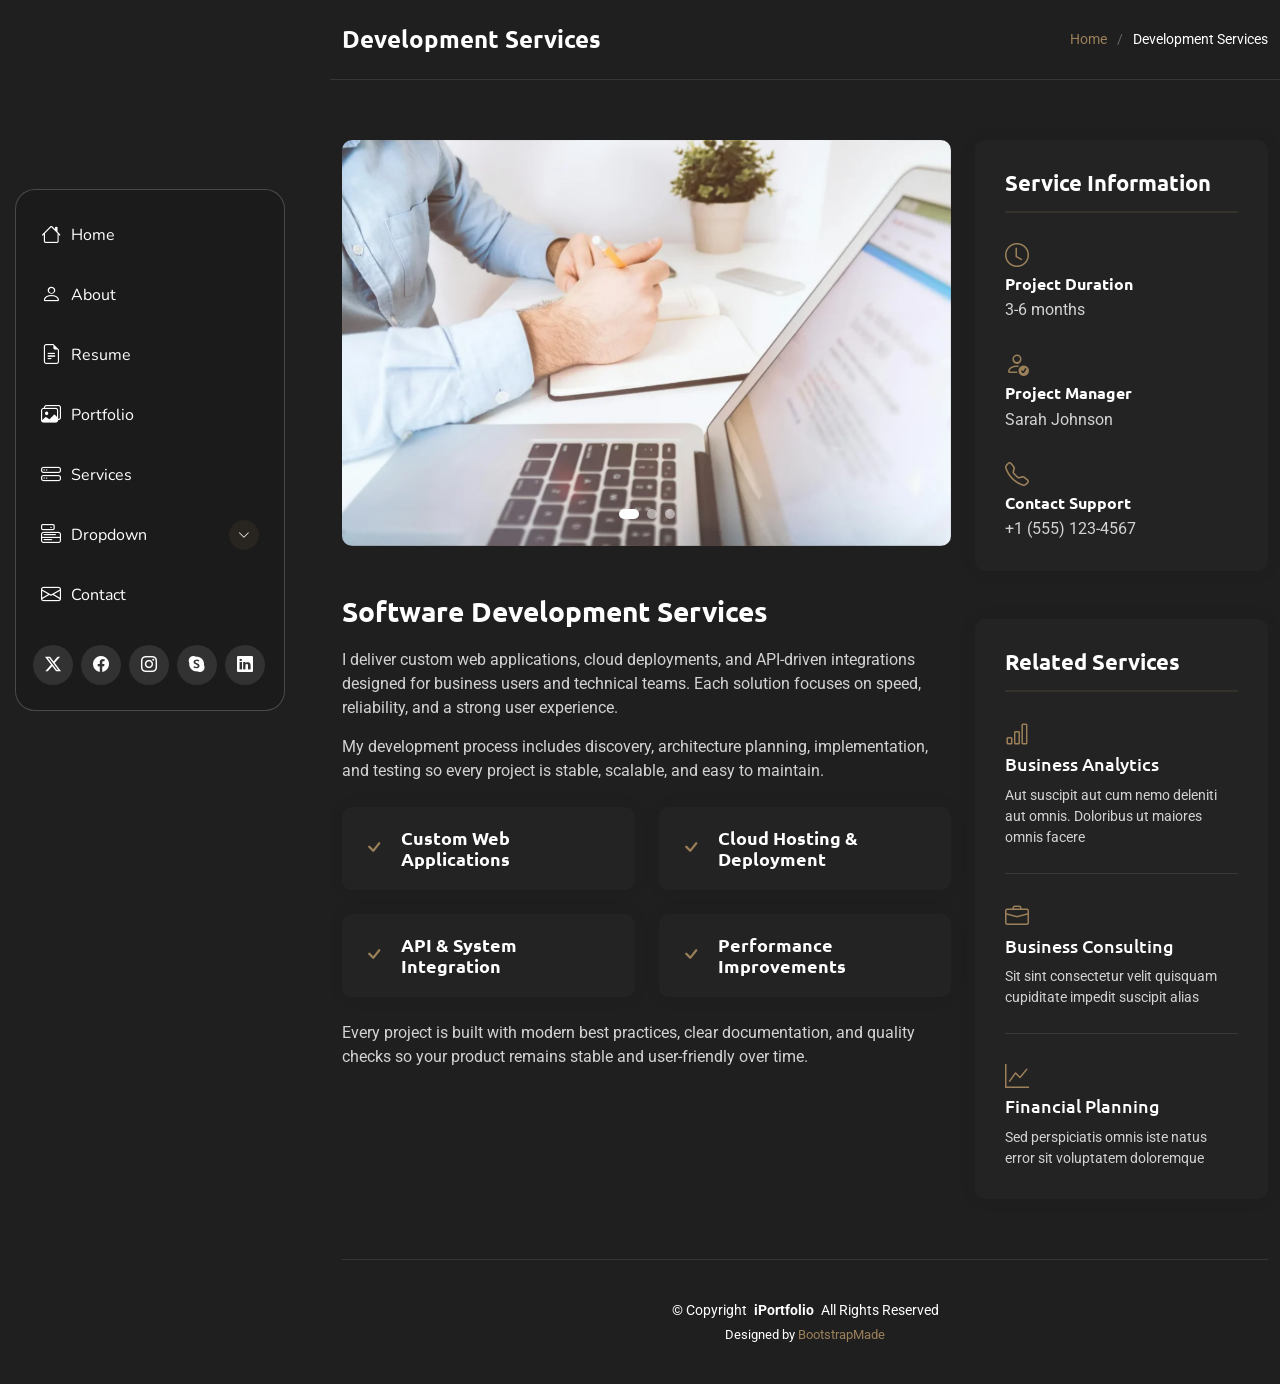
<file: service-details.html>
<!DOCTYPE html>
<html lang="en">

<head>
  <meta charset="utf-8">
  <meta content="width=device-width, initial-scale=1.0" name="viewport">
  <title>Service Details | Software Development</title>
  <meta name="description" content="Service details for custom software, cloud platforms, API integration, and application upgrades delivered by Muzaffar Munir.">
  <meta name="keywords" content="software development service, cloud deployment, API integration, app upgrades, Muzaffar Munir">

  <!-- Favicons -->
  <link href="assets/img/favicon.png" rel="icon">
  <link href="assets/img/apple-touch-icon.png" rel="apple-touch-icon">

  <!-- Fonts -->
  <link href="https://fonts.googleapis.com" rel="preconnect">
  <link href="https://fonts.gstatic.com" rel="preconnect" crossorigin>
  <link href="https://fonts.googleapis.com/css2?family=Roboto:ital,wght@0,100;0,300;0,400;0,500;0,700;0,900;1,100;1,300;1,400;1,500;1,700;1,900&family=Ubuntu:ital,wght@0,300;0,400;0,500;0,700;1,300;1,400;1,500;1,700&family=Nunito:ital,wght@0,200;0,300;0,400;0,500;0,600;0,700;0,800;0,900;1,200;1,300;1,400;1,500;1,600;1,700;1,800;1,900&display=swap" rel="stylesheet">

  <!-- Vendor CSS Files -->
  <link href="assets/vendor/bootstrap/css/bootstrap.min.css" rel="stylesheet">
  <link href="assets/vendor/bootstrap-icons/bootstrap-icons.css" rel="stylesheet">
  <link href="assets/vendor/aos/aos.css" rel="stylesheet">
  <link href="assets/vendor/glightbox/css/glightbox.min.css" rel="stylesheet">
  <link href="assets/vendor/swiper/swiper-bundle.min.css" rel="stylesheet">

  <!-- Main CSS File -->
  <link href="assets/css/main.css" rel="stylesheet">

  <!-- =======================================================
  * Template Name: SnapFolio
  * Template URL: https://bootstrapmade.com/snapfolio-bootstrap-portfolio-template/
  * Updated: Jun 13 2025 with Bootstrap v5.3.6
  * Author: BootstrapMade.com
  * License: https://bootstrapmade.com/license/
  ======================================================== -->
</head>

<body class="service-details-page">

  <header id="header" class="header dark-background d-flex flex-column justify-content-center">
    <i class="header-toggle d-xl-none bi bi-list"></i>

    <div class="header-container d-flex flex-column align-items-start">
      <nav id="navmenu" class="navmenu">
        <ul>
          <li><a href="#hero"><i class="bi bi-house navicon"></i>Home</a></li>
          <li><a href="#about"><i class="bi bi-person navicon"></i> About</a></li>
          <li><a href="#resume"><i class="bi bi-file-earmark-text navicon"></i> Resume</a></li>
          <li><a href="#portfolio"><i class="bi bi-images navicon"></i> Portfolio</a></li>
          <li><a href="#services"><i class="bi bi-hdd-stack navicon"></i> Services</a></li>
          <li class="dropdown"><a href="#"><i class="bi bi-menu-button navicon"></i> <span>Dropdown</span> <i class="bi bi-chevron-down toggle-dropdown"></i></a>
            <ul>
              <li><a href="#">Dropdown 1</a></li>
              <li class="dropdown"><a href="#"><span>Deep Dropdown</span> <i class="bi bi-chevron-down toggle-dropdown"></i></a>
                <ul>
                  <li><a href="#">Deep Dropdown 1</a></li>
                  <li><a href="#">Deep Dropdown 2</a></li>
                  <li><a href="#">Deep Dropdown 3</a></li>
                  <li><a href="#">Deep Dropdown 4</a></li>
                  <li><a href="#">Deep Dropdown 5</a></li>
                </ul>
              </li>
              <li><a href="#">Dropdown 2</a></li>
              <li><a href="#">Dropdown 3</a></li>
              <li><a href="#">Dropdown 4</a></li>
            </ul>
          </li>
          <li><a href="#contact"><i class="bi bi-envelope navicon"></i> Contact</a></li>
        </ul>
      </nav>

      <div class="social-links text-center">
        <a href="#" class="twitter"><i class="bi bi-twitter-x"></i></a>
        <a href="#" class="facebook"><i class="bi bi-facebook"></i></a>
        <a href="#" class="instagram"><i class="bi bi-instagram"></i></a>
        <a href="#" class="google-plus"><i class="bi bi-skype"></i></a>
        <a href="#" class="linkedin"><i class="bi bi-linkedin"></i></a>
      </div>

    </div>

  </header>

  <main class="main">

    <!-- Page Title -->
    <div class="page-title dark-background">
      <div class="container d-lg-flex justify-content-between align-items-center">
        <h1 class="mb-2 mb-lg-0">Development Services</h1>
        <nav class="breadcrumbs">
          <ol>
            <li><a href="index.html">Home</a></li>
            <li class="current">Development Services</li>
          </ol>
        </nav>
      </div>
    </div><!-- End Page Title -->

    <!-- Service Details Section -->
    <section id="service-details" class="service-details section">

      <div class="container" data-aos="fade-up" data-aos-delay="100">

        <div class="row gy-4">

          <div class="col-lg-8">
            <div class="service-details-slider swiper init-swiper">
              <script type="application/json" class="swiper-config">
                {
                  "loop": true,
                  "speed": 600,
                  "autoplay": {
                    "delay": 5000
                  },
                  "slidesPerView": 1,
                  "pagination": {
                    "el": ".swiper-pagination",
                    "type": "bullets",
                    "clickable": true
                  }
                }
              </script>
              <div class="swiper-wrapper align-items-center">
                <div class="swiper-slide">
                  <img src="assets/img/services/services-1.webp" alt="" class="img-fluid" loading="lazy">
                </div>
                <div class="swiper-slide">
                  <img src="assets/img/services/services-2.webp" alt="" class="img-fluid" loading="lazy">
                </div>
                <div class="swiper-slide">
                  <img src="assets/img/services/services-3.webp" alt="" class="img-fluid" loading="lazy">
                </div>
              </div>
              <div class="swiper-pagination"></div>
            </div>

            <div class="content mt-5">
              <h3>Software Development Services</h3>
              <p>
                I deliver custom web applications, cloud deployments, and API-driven integrations designed for business users and technical teams. Each solution focuses on speed, reliability, and a strong user experience.
              </p>
              <p>
                My development process includes discovery, architecture planning, implementation, and testing so every project is stable, scalable, and easy to maintain.
              </p>

              <div class="features mt-4">
                <div class="row gy-4">
                  <div class="col-md-6" data-aos="fade-up" data-aos-delay="100">
                    <div class="feature-box d-flex align-items-center">
                      <i class="bi bi-check"></i>
                      <h4>Custom Web Applications</h4>
                    </div>
                  </div>
                  <div class="col-md-6" data-aos="fade-up" data-aos-delay="200">
                    <div class="feature-box d-flex align-items-center">
                      <i class="bi bi-check"></i>
                      <h4>Cloud Hosting & Deployment</h4>
                    </div>
                  </div>
                  <div class="col-md-6" data-aos="fade-up" data-aos-delay="300">
                    <div class="feature-box d-flex align-items-center">
                      <i class="bi bi-check"></i>
                      <h4>API & System Integration</h4>
                    </div>
                  </div>
                  <div class="col-md-6" data-aos="fade-up" data-aos-delay="400">
                    <div class="feature-box d-flex align-items-center">
                      <i class="bi bi-check"></i>
                      <h4>Performance Improvements</h4>
                    </div>
                  </div>
                </div>
              </div>

              <p class="mt-4">
                Every project is built with modern best practices, clear documentation, and quality checks so your product remains stable and user-friendly over time.
              </p>
            </div>
          </div>

          <div class="col-lg-4">
            <div class="service-info">
              <h4>Service Information</h4>
              <div class="info-item">
                <i class="bi bi-clock"></i>
                <h5>Project Duration</h5>
                <p>3-6 months</p>
              </div>
              <div class="info-item">
                <i class="bi bi-person-check"></i>
                <h5>Project Manager</h5>
                <p>Sarah Johnson</p>
              </div>
              <div class="info-item">
                <i class="bi bi-telephone"></i>
                <h5>Contact Support</h5>
                <p>+1 (555) 123-4567</p>
              </div>
            </div>

            <div class="related-services mt-5">
              <h4>Related Services</h4>
              <div class="service-item">
                <i class="bi bi-bar-chart"></i>
                <h5><a href="#">Business Analytics</a></h5>
                <p>Aut suscipit aut cum nemo deleniti aut omnis. Doloribus ut maiores omnis facere</p>
              </div>
              <div class="service-item">
                <i class="bi bi-briefcase"></i>
                <h5><a href="#">Business Consulting</a></h5>
                <p>Sit sint consectetur velit quisquam cupiditate impedit suscipit alias</p>
              </div>
              <div class="service-item">
                <i class="bi bi-graph-up"></i>
                <h5><a href="#">Financial Planning</a></h5>
                <p>Sed perspiciatis omnis iste natus error sit voluptatem doloremque</p>
              </div>
            </div>
          </div>

        </div>

      </div>

    </section><!-- /Service Details Section -->

  </main>

  <footer id="footer" class="footer position-relative">

    <div class="container">
      <div class="copyright text-center ">
        <p>© <span>Copyright</span> <strong class="px-1 sitename">iPortfolio</strong> <span>All Rights Reserved</span></p>
      </div>
      <div class="credits">
        <!-- All the links in the footer should remain intact. -->
        <!-- You can delete the links only if you've purchased the pro version. -->
        <!-- Licensing information: https://bootstrapmade.com/license/ -->
        <!-- Purchase the pro version with working PHP/AJAX contact form: [buy-url] -->
        Designed by <a href="https://bootstrapmade.com/">BootstrapMade</a>
      </div>
    </div>

  </footer>

  <!-- Scroll Top -->
  <a href="#" id="scroll-top" class="scroll-top d-flex align-items-center justify-content-center"><i class="bi bi-arrow-up-short"></i></a>

  <!-- Preloader -->
  <div id="preloader"></div>

  <!-- Vendor JS Files -->
  <script src="assets/vendor/bootstrap/js/bootstrap.bundle.min.js"></script>
  <script src="assets/vendor/php-email-form/validate.js"></script>
  <script src="assets/vendor/aos/aos.js"></script>
  <script src="assets/vendor/typed.js/typed.umd.js"></script>
  <script src="assets/vendor/purecounter/purecounter_vanilla.js"></script>
  <script src="assets/vendor/waypoints/noframework.waypoints.js"></script>
  <script src="assets/vendor/isotope-layout/isotope.pkgd.min.js"></script>
  <script src="assets/vendor/imagesloaded/imagesloaded.pkgd.min.js"></script>
  <script src="assets/vendor/glightbox/js/glightbox.min.js"></script>
  <script src="assets/vendor/swiper/swiper-bundle.min.js"></script>

  <!-- Main JS File -->
  <script src="assets/js/main.js"></script>

</body>

</html>
</file>
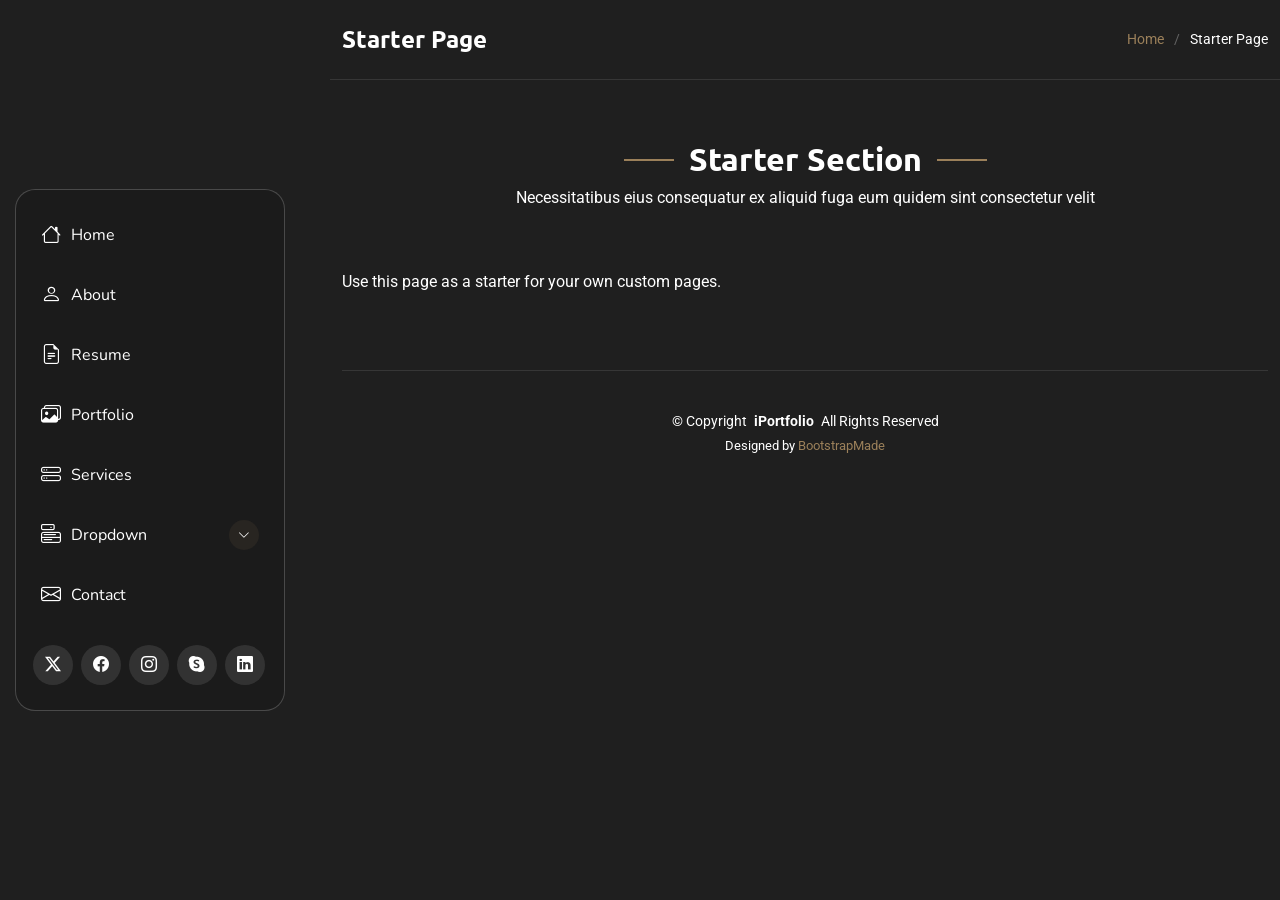
<file: starter-page.html>
<!DOCTYPE html>
<html lang="en">

<head>
  <meta charset="utf-8">
  <meta content="width=device-width, initial-scale=1.0" name="viewport">
  <title>Starter Page - SnapFolio Bootstrap Template</title>
  <meta name="description" content="">
  <meta name="keywords" content="">

  <!-- Favicons -->
  <link href="assets/img/favicon.png" rel="icon">
  <link href="assets/img/apple-touch-icon.png" rel="apple-touch-icon">

  <!-- Fonts -->
  <link href="https://fonts.googleapis.com" rel="preconnect">
  <link href="https://fonts.gstatic.com" rel="preconnect" crossorigin>
  <link href="https://fonts.googleapis.com/css2?family=Roboto:ital,wght@0,100;0,300;0,400;0,500;0,700;0,900;1,100;1,300;1,400;1,500;1,700;1,900&family=Ubuntu:ital,wght@0,300;0,400;0,500;0,700;1,300;1,400;1,500;1,700&family=Nunito:ital,wght@0,200;0,300;0,400;0,500;0,600;0,700;0,800;0,900;1,200;1,300;1,400;1,500;1,600;1,700;1,800;1,900&display=swap" rel="stylesheet">

  <!-- Vendor CSS Files -->
  <link href="assets/vendor/bootstrap/css/bootstrap.min.css" rel="stylesheet">
  <link href="assets/vendor/bootstrap-icons/bootstrap-icons.css" rel="stylesheet">
  <link href="assets/vendor/aos/aos.css" rel="stylesheet">
  <link href="assets/vendor/glightbox/css/glightbox.min.css" rel="stylesheet">
  <link href="assets/vendor/swiper/swiper-bundle.min.css" rel="stylesheet">

  <!-- Main CSS File -->
  <link href="assets/css/main.css" rel="stylesheet">

  <!-- =======================================================
  * Template Name: SnapFolio
  * Template URL: https://bootstrapmade.com/snapfolio-bootstrap-portfolio-template/
  * Updated: Jun 13 2025 with Bootstrap v5.3.6
  * Author: BootstrapMade.com
  * License: https://bootstrapmade.com/license/
  ======================================================== -->
</head>

<body class="starter-page-page">

  <header id="header" class="header dark-background d-flex flex-column justify-content-center">
    <i class="header-toggle d-xl-none bi bi-list"></i>

    <div class="header-container d-flex flex-column align-items-start">
      <nav id="navmenu" class="navmenu">
        <ul>
          <li><a href="#hero"><i class="bi bi-house navicon"></i>Home</a></li>
          <li><a href="#about"><i class="bi bi-person navicon"></i> About</a></li>
          <li><a href="#resume"><i class="bi bi-file-earmark-text navicon"></i> Resume</a></li>
          <li><a href="#portfolio"><i class="bi bi-images navicon"></i> Portfolio</a></li>
          <li><a href="#services"><i class="bi bi-hdd-stack navicon"></i> Services</a></li>
          <li class="dropdown"><a href="#"><i class="bi bi-menu-button navicon"></i> <span>Dropdown</span> <i class="bi bi-chevron-down toggle-dropdown"></i></a>
            <ul>
              <li><a href="#">Dropdown 1</a></li>
              <li class="dropdown"><a href="#"><span>Deep Dropdown</span> <i class="bi bi-chevron-down toggle-dropdown"></i></a>
                <ul>
                  <li><a href="#">Deep Dropdown 1</a></li>
                  <li><a href="#">Deep Dropdown 2</a></li>
                  <li><a href="#">Deep Dropdown 3</a></li>
                  <li><a href="#">Deep Dropdown 4</a></li>
                  <li><a href="#">Deep Dropdown 5</a></li>
                </ul>
              </li>
              <li><a href="#">Dropdown 2</a></li>
              <li><a href="#">Dropdown 3</a></li>
              <li><a href="#">Dropdown 4</a></li>
            </ul>
          </li>
          <li><a href="#contact"><i class="bi bi-envelope navicon"></i> Contact</a></li>
        </ul>
      </nav>

      <div class="social-links text-center">
        <a href="#" class="twitter"><i class="bi bi-twitter-x"></i></a>
        <a href="#" class="facebook"><i class="bi bi-facebook"></i></a>
        <a href="#" class="instagram"><i class="bi bi-instagram"></i></a>
        <a href="#" class="google-plus"><i class="bi bi-skype"></i></a>
        <a href="#" class="linkedin"><i class="bi bi-linkedin"></i></a>
      </div>

    </div>

  </header>

  <main class="main">

    <!-- Page Title -->
    <div class="page-title dark-background">
      <div class="container d-lg-flex justify-content-between align-items-center">
        <h1 class="mb-2 mb-lg-0">Starter Page</h1>
        <nav class="breadcrumbs">
          <ol>
            <li><a href="index.html">Home</a></li>
            <li class="current">Starter Page</li>
          </ol>
        </nav>
      </div>
    </div><!-- End Page Title -->

    <!-- Starter Section Section -->
    <section id="starter-section" class="starter-section section">

      <!-- Section Title -->
      <div class="container section-title" data-aos="fade-up">
        <h2>Starter Section</h2>
        <p>Necessitatibus eius consequatur ex aliquid fuga eum quidem sint consectetur velit</p>
      </div><!-- End Section Title -->

      <div class="container" data-aos="fade-up">
        <p>Use this page as a starter for your own custom pages.</p>
      </div>

    </section><!-- /Starter Section Section -->

  </main>

  <footer id="footer" class="footer position-relative">

    <div class="container">
      <div class="copyright text-center ">
        <p>© <span>Copyright</span> <strong class="px-1 sitename">iPortfolio</strong> <span>All Rights Reserved</span></p>
      </div>
      <div class="credits">
        <!-- All the links in the footer should remain intact. -->
        <!-- You can delete the links only if you've purchased the pro version. -->
        <!-- Licensing information: https://bootstrapmade.com/license/ -->
        <!-- Purchase the pro version with working PHP/AJAX contact form: [buy-url] -->
        Designed by <a href="https://bootstrapmade.com/">BootstrapMade</a>
      </div>
    </div>

  </footer>

  <!-- Scroll Top -->
  <a href="#" id="scroll-top" class="scroll-top d-flex align-items-center justify-content-center"><i class="bi bi-arrow-up-short"></i></a>

  <!-- Preloader -->
  <div id="preloader"></div>

  <!-- Vendor JS Files -->
  <script src="assets/vendor/bootstrap/js/bootstrap.bundle.min.js"></script>
  <script src="assets/vendor/php-email-form/validate.js"></script>
  <script src="assets/vendor/aos/aos.js"></script>
  <script src="assets/vendor/typed.js/typed.umd.js"></script>
  <script src="assets/vendor/purecounter/purecounter_vanilla.js"></script>
  <script src="assets/vendor/waypoints/noframework.waypoints.js"></script>
  <script src="assets/vendor/isotope-layout/isotope.pkgd.min.js"></script>
  <script src="assets/vendor/imagesloaded/imagesloaded.pkgd.min.js"></script>
  <script src="assets/vendor/glightbox/js/glightbox.min.js"></script>
  <script src="assets/vendor/swiper/swiper-bundle.min.js"></script>

  <!-- Main JS File -->
  <script src="assets/js/main.js"></script>

</body>

</html>
</file>
<file: assets/css/main.css>
/**
* Template Name: SnapFolio
* Template URL: https://bootstrapmade.com/snapfolio-bootstrap-portfolio-template/
* Updated: Jun 13 2025 with Bootstrap v5.3.6
* Author: BootstrapMade.com
* License: https://bootstrapmade.com/license/
*/

/*--------------------------------------------------------------
# Font & Color Variables
# Help: https://bootstrapmade.com/color-system/
--------------------------------------------------------------*/
/* Fonts */
:root {
  --default-font: "Roboto",  system-ui, -apple-system, "Segoe UI", Roboto, "Helvetica Neue", Arial, "Noto Sans", "Liberation Sans", sans-serif, "Apple Color Emoji", "Segoe UI Emoji", "Segoe UI Symbol", "Noto Color Emoji";
  --heading-font: "Ubuntu",  sans-serif;
  --nav-font: "Nunito",  sans-serif;
}

/* Global Colors - The following color variables are used throughout the website. Updating them here will change the color scheme of the entire website */
:root { 
  --background-color: #1f1f1f; /* Background color for the entire website, including individual sections */
  --default-color: #ffffff; /* Default color used for the majority of the text content across the entire website */
  --heading-color: #ffffff; /* Color for headings, subheadings and title throughout the website */
  --accent-color: #9b805a; /* Accent color that represents your brand on the website. It's used for buttons, links, and other elements that need to stand out */
  --surface-color: #232323; /* The surface color is used as a background of boxed elements within sections, such as cards, icon boxes, or other elements that require a visual separation from the global background. */
  --contrast-color: #ffffff; /* Contrast color for text, ensuring readability against backgrounds of accent, heading, or default colors. */
}

/* Nav Menu Colors - The following color variables are used specifically for the navigation menu. They are separate from the global colors to allow for more customization options */
:root {
  --nav-color: #ffffff;  /* The default color of the main navmenu links */
  --nav-hover-color: #9b805a; /* Applied to main navmenu links when they are hovered over or active */
  --nav-mobile-background-color: #393939; /* Used as the background color for mobile navigation menu */
  --nav-dropdown-background-color: #393939; /* Used as the background color for dropdown items that appear when hovering over primary navigation items */
  --nav-dropdown-color: #ffffff; /* Used for navigation links of the dropdown items in the navigation menu. */
  --nav-dropdown-hover-color: #9b805a; /* Similar to --nav-hover-color, this color is applied to dropdown navigation links when they are hovered over. */
}

/* Color Presets - These classes override global colors when applied to any section or element, providing reuse of the sam color scheme. */

.light-background {
  --background-color: #2c2c2c;
  --surface-color: #323232;
}

.dark-background {
  --background-color: #040b14;
  --default-color: #ffffff;
  --heading-color: #ffffff;
  --surface-color: #151f2b;
  --contrast-color: #ffffff;
}

/* Smooth scroll */
:root {
  scroll-behavior: smooth;
}

/*--------------------------------------------------------------
# General Styling & Shared Classes
--------------------------------------------------------------*/
body {
  color: var(--default-color);
  background-color: var(--background-color);
  font-family: var(--default-font);
}

a {
  color: var(--accent-color);
  text-decoration: none;
  transition: 0.3s;
}

a:hover {
  color: color-mix(in srgb, var(--accent-color), transparent 25%);
  text-decoration: none;
}

h1,
h2,
h3,
h4,
h5,
h6 {
  color: var(--heading-color);
  font-family: var(--heading-font);
}

/* PHP Email Form Messages
------------------------------*/
.php-email-form .error-message {
  display: none;
  background: #df1529;
  color: #ffffff;
  text-align: left;
  padding: 15px;
  margin-bottom: 24px;
  font-weight: 600;
}

.php-email-form .sent-message {
  display: none;
  color: #ffffff;
  background: #059652;
  text-align: center;
  padding: 15px;
  margin-bottom: 24px;
  font-weight: 600;
}

.php-email-form .loading {
  display: none;
  background: var(--surface-color);
  text-align: center;
  padding: 15px;
  margin-bottom: 24px;
}

.php-email-form .loading:before {
  content: "";
  display: inline-block;
  border-radius: 50%;
  width: 24px;
  height: 24px;
  margin: 0 10px -6px 0;
  border: 3px solid var(--accent-color);
  border-top-color: var(--surface-color);
  animation: php-email-form-loading 1s linear infinite;
}

@keyframes php-email-form-loading {
  0% {
    transform: rotate(0deg);
  }

  100% {
    transform: rotate(360deg);
  }
}

/*--------------------------------------------------------------
# Global Header
--------------------------------------------------------------*/
.header {
  --background-color: #1b1b1b;
  color: var(--default-color);
  position: fixed;
  top: 0;
  left: 0;
  bottom: 0;
  padding: 0 15px;
  width: 300px;
  transition: all ease-in-out 0.3s;
  overflow-y: auto;
  z-index: 997;
}

.header .header-container {
  border-radius: 20px;
  padding: 15px;
  background-color: var(--background-color);
  border: 1px solid color-mix(in srgb, var(--default-color), transparent 80%);
}

.header .social-links {
  margin: 0 0 10px 0;
}

.header .social-links a {
  font-size: 16px;
  display: inline-flex;
  align-items: center;
  justify-content: center;
  background: color-mix(in srgb, var(--default-color), transparent 90%);
  color: var(--default-color);
  margin: 0 2px;
  border-radius: 50%;
  text-align: center;
  width: 40px;
  height: 40px;
  transition: 0.3s;
}

.header .social-links a:hover {
  color: var(--contrast-color);
  background: var(--accent-color);
}

@media (min-width: 1200px) {

  .header~main,
  .header~#footer {
    margin-left: 330px;
  }
}

@media (max-width: 1199px) {
  .header {
    left: -100%;
  }
}

.header.header-show {
  left: 0;
}

.header .header-toggle {
  color: var(--contrast-color);
  background-color: var(--accent-color);
  font-size: 22px;
  display: flex;
  align-items: center;
  justify-content: center;
  width: 40px;
  height: 40px;
  border-radius: 50%;
  cursor: pointer;
  position: fixed;
  top: 15px;
  right: 15px;
  z-index: 9999;
  transition: background-color 0.3s;
}

.header .header-toggle:hover {
  color: var(--contrast-color);
  background-color: color-mix(in srgb, var(--accent-color) 90%, white 15%);
}

/*--------------------------------------------------------------
# Navigation Menu
--------------------------------------------------------------*/
.mobile-nav-toggle {
  display: none;
}

.navmenu {
  padding: 0;
  z-index: 9997;
  width: 100%;
}

.navmenu ul {
  list-style: none;
  padding: 0 0 20px 0;
  margin: 0;
}

.navmenu a,
.navmenu a:focus {
  color: var(--nav-color);
  padding: 15px 10px;
  font-family: var(--nav-font);
  font-size: 16px;
  font-weight: 400;
  display: flex;
  align-items: center;
  white-space: nowrap;
  transition: 0.3s;
  width: 100%;
}

.navmenu a .navicon,
.navmenu a:focus .navicon {
  font-size: 20px;
  margin-right: 10px;
}

.navmenu a .toggle-dropdown,
.navmenu a:focus .toggle-dropdown {
  font-size: 12px;
  line-height: 0;
  margin-left: auto;
  width: 30px;
  height: 30px;
  display: flex;
  align-items: center;
  justify-content: center;
  border-radius: 50%;
  transition: 0.3s;
  flex-shrink: 0;
  background-color: color-mix(in srgb, var(--accent-color), transparent 90%);
}

.navmenu a .toggle-dropdown:hover,
.navmenu a:focus .toggle-dropdown:hover {
  background-color: var(--accent-color);
  color: var(--contrast-color);
}

.navmenu a:hover,
.navmenu .active,
.navmenu .active:focus {
  color: var(--nav-hover-color);
}

.navmenu a:hover .navicon,
.navmenu .active .navicon,
.navmenu .active:focus .navicon {
  color: var(--accent-color);
}

.navmenu .active .toggle-dropdown,
.navmenu .active:focus .toggle-dropdown {
  background-color: var(--accent-color);
  color: var(--contrast-color);
  transform: rotate(180deg);
}

.navmenu .dropdown {
  display: block;
}

.navmenu .dropdown a,
.navmenu .dropdown a:focus {
  color: --nav-dropdown-color;
}

.navmenu .dropdown a:hover,
.navmenu .dropdown .active,
.navmenu .dropdown .active:focus {
  color: var(--nav-dropdown-hover-color);
}

.navmenu .dropdown ul {
  position: static;
  display: none;
  z-index: 99;
  padding: 5px 10px;
  margin: 5px 10px;
  background-color: var(--nav-dropdown-background-color);
  border: 1px solid color-mix(in srgb, var(--default-color), transparent 90%);
  box-shadow: none;
  transition: all 0.5s ease-in-out;
}

.navmenu .dropdown ul ul {
  background-color: rgba(33, 37, 41, 0.1);
}

.navmenu .dropdown>.dropdown-active {
  display: block;
  background-color: rgba(33, 37, 41, 0.03);
}

/*--------------------------------------------------------------
# Global Footer
--------------------------------------------------------------*/
.footer {
  color: var(--default-color);
  background-color: var(--background-color);
  font-size: 14px;
  padding: 0 0 40px 0;
  position: relative;
}

.footer .copyright {
  padding-top: 40px;
  border-top: 1px solid color-mix(in srgb, var(--default-color), transparent 90%);
}

.footer .copyright p {
  margin-bottom: 0;
}

.footer .credits {
  margin-top: 4px;
  font-size: 13px;
  text-align: center;
}

/*--------------------------------------------------------------
# Preloader
--------------------------------------------------------------*/
#preloader {
  position: fixed;
  inset: 0;
  z-index: 999999;
  overflow: hidden;
  background: var(--background-color);
  transition: all 0.6s ease-out;
}

#preloader:before {
  content: "";
  position: fixed;
  top: calc(50% - 30px);
  left: calc(50% - 30px);
  border: 6px solid #ffffff;
  border-color: var(--accent-color) transparent var(--accent-color) transparent;
  border-radius: 50%;
  width: 60px;
  height: 60px;
  animation: animate-preloader 1.5s linear infinite;
}

@keyframes animate-preloader {
  0% {
    transform: rotate(0deg);
  }

  100% {
    transform: rotate(360deg);
  }
}

/*--------------------------------------------------------------
# Scroll Top Button
--------------------------------------------------------------*/
.scroll-top {
  position: fixed;
  visibility: hidden;
  opacity: 0;
  right: 15px;
  bottom: -15px;
  z-index: 99999;
  background-color: var(--accent-color);
  width: 44px;
  height: 44px;
  border-radius: 50px;
  transition: all 0.4s;
}

.scroll-top i {
  font-size: 24px;
  color: var(--contrast-color);
  line-height: 0;
}

.scroll-top:hover {
  background-color: color-mix(in srgb, var(--accent-color), transparent 20%);
  color: var(--contrast-color);
}

.scroll-top.active {
  visibility: visible;
  opacity: 1;
  bottom: 15px;
}

/*--------------------------------------------------------------
# Disable aos animation delay on mobile devices
--------------------------------------------------------------*/
@media screen and (max-width: 768px) {
  [data-aos-delay] {
    transition-delay: 0 !important;
  }
}

/*--------------------------------------------------------------
# Global Page Titles & Breadcrumbs
--------------------------------------------------------------*/
.page-title {
  color: var(--default-color);
  padding: 25px 0 0 0;
  position: relative;
}

.page-title .container {
  border-bottom: 1px solid color-mix(in srgb, var(--default-color), transparent 90%);
  padding-bottom: 25px;
}

.page-title h1 {
  font-size: 24px;
  font-weight: 700;
}

.page-title .breadcrumbs ol {
  display: flex;
  flex-wrap: wrap;
  list-style: none;
  padding: 0;
  margin: 0;
  font-size: 14px;
  font-weight: 400;
}

.page-title .breadcrumbs ol li+li {
  padding-left: 10px;
}

.page-title .breadcrumbs ol li+li::before {
  content: "/";
  display: inline-block;
  padding-right: 10px;
  color: color-mix(in srgb, var(--default-color), transparent 70%);
}

/*--------------------------------------------------------------
# Global Sections
--------------------------------------------------------------*/
section,
.section {
  color: var(--default-color);
  background-color: var(--background-color);
  padding: 60px 0;
  overflow: clip;
}

/*--------------------------------------------------------------
# Global Section Titles
--------------------------------------------------------------*/
.section-title {
  text-align: center;
  padding-bottom: 60px;
  position: relative;
}

.section-title h2 {
  font-size: 32px;
  font-weight: 700;
  position: relative;
}

.section-title h2:before,
.section-title h2:after {
  content: "";
  width: 50px;
  height: 2px;
  background: var(--accent-color);
  display: inline-block;
}

.section-title h2:before {
  margin: 0 15px 10px 0;
}

.section-title h2:after {
  margin: 0 0 10px 15px;
}

.section-title p {
  margin-bottom: 0;
}

/*--------------------------------------------------------------
# Hero Section
--------------------------------------------------------------*/
.hero {
  min-height: 100vh;
  position: relative;
  overflow: hidden;
  display: flex;
  align-items: center;
}

.hero .background-elements {
  position: absolute;
  top: 0;
  left: 0;
  width: 100%;
  height: 100%;
  z-index: 1;
  overflow: hidden;
}

.hero .background-elements .bg-circle {
  position: absolute;
  border-radius: 50%;
  background: linear-gradient(45deg, color-mix(in srgb, var(--accent-color), transparent 90%), color-mix(in srgb, var(--accent-color), transparent 95%));
  animation: float 6s ease-in-out infinite;
}

.hero .background-elements .bg-circle.circle-1 {
  width: 300px;
  height: 300px;
  top: 10%;
  right: 10%;
  animation-delay: 0s;
}

.hero .background-elements .bg-circle.circle-2 {
  width: 200px;
  height: 200px;
  bottom: 20%;
  left: 5%;
  animation-delay: 2s;
}

.hero .hero-content {
  position: relative;
  width: 100%;
  z-index: 2;
}

.hero .container {
  position: relative;
  z-index: 3;
}

.hero .hero-text h1 {
  font-size: 72px;
  font-weight: 800;
  line-height: 1.1;
  margin-bottom: 15px;
  color: var(--heading-color);
}

.hero .hero-text h1 .accent-text {
  color: var(--accent-color);
  position: relative;
}

.hero .hero-text h1 .accent-text::after {
  content: "";
  position: absolute;
  bottom: -5px;
  left: 0;
  width: 100%;
  height: 3px;
  background: linear-gradient(90deg, var(--accent-color), color-mix(in srgb, var(--accent-color), transparent 50%));
}

.hero .hero-text h2 {
  font-size: 32px;
  font-weight: 600;
  color: var(--heading-color);
  margin-bottom: 10px;
}

.hero .hero-text .lead {
  font-size: 24px;
  margin-bottom: 20px;
  color: var(--default-color);
}

.hero .hero-text .lead span {
  color: var(--accent-color);
  font-weight: 600;
  border-bottom: 2px solid var(--accent-color);
  padding-bottom: 2px;
}

.hero .hero-text .description {
  font-size: 18px;
  line-height: 1.6;
  color: color-mix(in srgb, var(--default-color), transparent 20%);
  margin-bottom: 40px;
  max-width: 500px;
}

.hero .hero-actions {
  display: flex;
  gap: 20px;
  margin-bottom: 40px;
  flex-wrap: wrap;
}

.hero .hero-actions .btn {
  padding: 14px 30px;
  font-size: 16px;
  font-weight: 600;
  border-radius: 50px;
  text-decoration: none;
  transition: all 0.3s ease;
  border: 2px solid;
}

.hero .hero-actions .btn.btn-primary {
  background-color: var(--accent-color);
  color: var(--contrast-color);
  border-color: var(--accent-color);
}

.hero .hero-actions .btn.btn-primary:hover {
  background-color: color-mix(in srgb, var(--accent-color), black 10%);
  transform: translateY(-2px);
  box-shadow: 0 8px 25px color-mix(in srgb, var(--accent-color), transparent 70%);
}

.hero .hero-actions .btn.btn-outline {
  background-color: transparent;
  color: var(--accent-color);
  border-color: var(--accent-color);
}

.hero .hero-actions .btn.btn-outline:hover {
  background-color: var(--accent-color);
  color: var(--contrast-color);
  transform: translateY(-2px);
}

.hero .social-links {
  display: flex;
  gap: 20px;
}

.hero .social-links a {
  width: 50px;
  height: 50px;
  display: flex;
  align-items: center;
  justify-content: center;
  background-color: var(--surface-color);
  color: color-mix(in srgb, var(--default-color), transparent 40%);
  border-radius: 50%;
  font-size: 20px;
  transition: all 0.3s ease;
}

.hero .social-links a:hover {
  color: var(--contrast-color);
  background-color: var(--accent-color);
  transform: translateY(-3px);
  box-shadow: 0 8px 25px color-mix(in srgb, var(--accent-color), transparent 70%);
}

.hero .hero-visual {
  display: flex;
  justify-content: center;
  align-items: center;
  height: 100%;
}

.hero .hero-visual .profile-container {
  position: relative;
  width: 400px;
  height: 400px;
}

.hero .hero-visual .profile-container .profile-background {
  position: absolute;
  top: 20px;
  left: 20px;
  width: 100%;
  height: 100%;
  background: linear-gradient(135deg, var(--accent-color), color-mix(in srgb, var(--accent-color), var(--heading-color) 30%));
  border-radius: 30px;
  z-index: 1;
}

.hero .hero-visual .profile-container .profile-image {
  position: relative;
  width: 100%;
  height: 100%;
  object-fit: cover;
  border-radius: 30px;
  z-index: 2;
  box-shadow: 0 20px 40px color-mix(in srgb, var(--default-color), transparent 85%);
}

.hero .hero-visual .profile-container .floating-elements .floating-icon {
  position: absolute;
  width: 60px;
  height: 60px;
  background-color: var(--surface-color);
  border-radius: 50%;
  display: flex;
  align-items: center;
  justify-content: center;
  font-size: 24px;
  color: var(--accent-color);
  box-shadow: 0 8px 25px color-mix(in srgb, var(--default-color), transparent 85%);
  animation: floatIcon 4s ease-in-out infinite;
}

.hero .hero-visual .profile-container .floating-elements .floating-icon.icon-1 {
  top: -10px;
  right: 50px;
  animation-delay: 0s;
}

.hero .hero-visual .profile-container .floating-elements .floating-icon.icon-2 {
  bottom: 80px;
  right: -20px;
  animation-delay: 1s;
}

.hero .hero-visual .profile-container .floating-elements .floating-icon.icon-3 {
  bottom: -10px;
  left: 50px;
  animation-delay: 2s;
}

.hero .hero-visual .profile-container .floating-elements .floating-icon.icon-4 {
  top: 100px;
  left: -20px;
  animation-delay: 3s;
}

@keyframes float {

  0%,
  100% {
    transform: translateY(0px);
  }

  50% {
    transform: translateY(-20px);
  }
}

@keyframes floatIcon {

  0%,
  100% {
    transform: translateY(0px) rotate(0deg);
  }

  50% {
    transform: translateY(-10px) rotate(5deg);
  }
}

@media (max-width: 992px) {
  .hero .hero-text {
    text-align: center;
    margin-bottom: 50px;
  }

  .hero .hero-text h1 {
    font-size: 56px;
  }

  .hero .hero-text h2 {
    font-size: 28px;
  }

  .hero .hero-text .lead {
    font-size: 20px;
  }

  .hero .hero-visual .profile-container {
    width: 350px;
    height: 350px;
  }
}

@media (max-width: 768px) {
  .hero .hero-text h1 {
    font-size: 42px;
  }

  .hero .hero-text h2 {
    font-size: 24px;
  }

  .hero .hero-text .lead {
    font-size: 18px;
  }

  .hero .hero-text .description {
    font-size: 16px;
  }

  .hero .hero-actions {
    justify-content: center;
  }

  .hero .hero-actions .btn {
    padding: 12px 25px;
    font-size: 14px;
  }

  .hero .hero-visual .profile-container {
    width: 300px;
    height: 300px;
  }

  .hero .hero-visual .profile-container .floating-elements .floating-icon {
    width: 50px;
    height: 50px;
    font-size: 20px;
  }

  .hero .background-elements .bg-circle.circle-1 {
    width: 200px;
    height: 200px;
  }

  .hero .background-elements .bg-circle.circle-2 {
    width: 150px;
    height: 150px;
  }

  .hero .background-elements .bg-circle.circle-3 {
    width: 100px;
    height: 100px;
  }
}

/*--------------------------------------------------------------
# About Section
--------------------------------------------------------------*/
.about .profile-card {
  background: linear-gradient(135deg, var(--surface-color) 0%, color-mix(in srgb, var(--surface-color), var(--accent-color) 5%) 100%);
  border-radius: 2rem;
  padding: 2.5rem;
  text-align: center;
  box-shadow: 0 20px 40px rgba(0, 0, 0, 0.08);
  border: 1px solid color-mix(in srgb, var(--accent-color), transparent 90%);
  position: relative;
  overflow: hidden;
}

.about .profile-card::before {
  content: "";
  position: absolute;
  top: 0;
  left: 0;
  right: 0;
  height: 4px;
  background: linear-gradient(90deg, var(--accent-color), color-mix(in srgb, var(--accent-color), var(--heading-color) 30%));
}

@media (max-width: 991px) {
  .about .profile-card {
    margin-bottom: 3rem;
  }
}

.about .profile-header {
  position: relative;
  margin-bottom: 2rem;
}

.about .profile-header .profile-image {
  width: 160px;
  height: 160px;
  margin: 0 auto 1.5rem;
  border-radius: 50%;
  overflow: hidden;
  border: 4px solid var(--accent-color);
  box-shadow: 0 10px 30px rgba(0, 0, 0, 0.15);
}

.about .profile-header .profile-image img {
  width: 100%;
  height: 100%;
  object-fit: cover;
}

.about .profile-header .profile-badge {
  position: absolute;
  bottom: 20px;
  right: calc(50% - 65px);
  width: 32px;
  height: 32px;
  background-color: var(--accent-color);
  border-radius: 50%;
  display: flex;
  align-items: center;
  justify-content: center;
  border: 3px solid var(--surface-color);
}

.about .profile-header .profile-badge i {
  color: var(--contrast-color);
  font-size: 14px;
}

.about .profile-content h3 {
  font-size: 1.5rem;
  font-weight: 700;
  margin-bottom: 0.5rem;
  color: var(--heading-color);
}

.about .profile-content .profession {
  color: var(--accent-color);
  font-weight: 500;
  margin-bottom: 2rem;
}

.about .contact-links {
  display: flex;
  flex-direction: column;
  gap: 1rem;
}

.about .contact-links .contact-item {
  display: flex;
  align-items: center;
  gap: 0.75rem;
  padding: 0.75rem 1rem;
  background-color: color-mix(in srgb, var(--surface-color), var(--background-color) 50%);
  border-radius: 0.75rem;
  text-decoration: none;
  color: var(--default-color);
  transition: all 0.3s;
  border: 1px solid color-mix(in srgb, var(--default-color), transparent 90%);
}

.about .contact-links .contact-item:hover {
  background-color: var(--accent-color);
  color: var(--contrast-color);
  transform: translateY(-2px);
  box-shadow: 0 5px 20px color-mix(in srgb, var(--accent-color), transparent 70%);
}

.about .contact-links .contact-item i {
  font-size: 1rem;
  width: 18px;
}

.about .about-content {
  padding-left: 3rem;
}

@media (max-width: 991px) {
  .about .about-content {
    padding-left: 0;
  }
}

.about .about-content .section-header {
  margin-bottom: 2rem;
}

.about .about-content .section-header .badge-text {
  display: inline-block;
  background: linear-gradient(135deg, var(--accent-color), color-mix(in srgb, var(--accent-color), var(--heading-color) 20%));
  color: var(--contrast-color);
  padding: 0.5rem 1.5rem;
  border-radius: 2rem;
  font-size: 0.875rem;
  font-weight: 600;
  letter-spacing: 0.5px;
  margin-bottom: 1.5rem;
}

.about .about-content .section-header h2 {
  font-size: 2.25rem;
  font-weight: 700;
  line-height: 1.3;
  margin: 0;
}

@media (max-width: 768px) {
  .about .about-content .section-header h2 {
    font-size: 1.875rem;
  }
}

.about .about-content .description {
  margin-bottom: 2.5rem;
}

.about .about-content .description p {
  font-size: 1.1rem;
  line-height: 1.7;
  color: color-mix(in srgb, var(--default-color), transparent 20%);
  margin-bottom: 1.5rem;
}

.about .about-content .description p:last-child {
  margin-bottom: 0;
}

.about .stats-grid {
  display: grid;
  grid-template-columns: repeat(3, 1fr);
  gap: 2rem;
  margin-bottom: 2.5rem;
  padding: 2rem;
  background-color: var(--surface-color);
  border-radius: 1.5rem;
  box-shadow: 0 10px 30px rgba(0, 0, 0, 0.05);
}

@media (max-width: 768px) {
  .about .stats-grid {
    grid-template-columns: 1fr;
    gap: 1.5rem;
    text-align: center;
  }
}

.about .stats-grid .stat-item {
  text-align: center;
}

.about .stats-grid .stat-item .stat-number {
  font-size: 2rem;
  font-weight: 700;
  color: var(--accent-color);
  display: block;
  margin-bottom: 0.5rem;
}

.about .stats-grid .stat-item .stat-label {
  font-size: 0.875rem;
  color: color-mix(in srgb, var(--default-color), transparent 40%);
  font-weight: 500;
}

.about .details-grid {
  margin-bottom: 2.5rem;
}

.about .details-grid .detail-row {
  display: grid;
  grid-template-columns: 1fr 1fr;
  gap: 2rem;
  margin-bottom: 1.5rem;
}

@media (max-width: 768px) {
  .about .details-grid .detail-row {
    grid-template-columns: 1fr;
    gap: 1rem;
  }
}

.about .details-grid .detail-row:last-child {
  margin-bottom: 0;
}

.about .details-grid .detail-item .detail-label {
  display: block;
  font-size: 0.875rem;
  color: color-mix(in srgb, var(--default-color), transparent 50%);
  margin-bottom: 0.5rem;
  font-weight: 500;
}

.about .details-grid .detail-item .detail-value {
  display: block;
  font-weight: 600;
  color: var(--heading-color);
  font-size: 1rem;
}

.about .cta-section {
  display: flex;
  gap: 1rem;
  flex-wrap: wrap;
}

.about .cta-section .btn {
  padding: 0.875rem 2rem;
  border-radius: 0.75rem;
  font-weight: 600;
  text-decoration: none;
  transition: all 0.3s;
  display: inline-flex;
  align-items: center;
  gap: 0.5rem;
  border: 2px solid transparent;
}

.about .cta-section .btn.btn-primary {
  background-color: var(--accent-color);
  color: var(--contrast-color);
}

.about .cta-section .btn.btn-primary:hover {
  background-color: color-mix(in srgb, var(--accent-color), black 15%);
  transform: translateY(-2px);
  box-shadow: 0 10px 30px color-mix(in srgb, var(--accent-color), transparent 60%);
}

.about .cta-section .btn.btn-outline {
  background-color: transparent;
  color: var(--default-color);
  border-color: color-mix(in srgb, var(--default-color), transparent 70%);
}

.about .cta-section .btn.btn-outline:hover {
  border-color: var(--accent-color);
  transform: translateY(-2px);
}

/*--------------------------------------------------------------
# Stats Section
--------------------------------------------------------------*/
.stats .stats-wrapper {
  display: grid;
  grid-template-columns: repeat(4, 1fr);
  gap: 20px;
}

@media (max-width: 992px) {
  .stats .stats-wrapper {
    grid-template-columns: repeat(2, 1fr);
  }
}

@media (max-width: 576px) {
  .stats .stats-wrapper {
    grid-template-columns: 1fr;
  }
}

.stats .stats-item {
  background: linear-gradient(135deg, color-mix(in srgb, var(--surface-color), transparent 5%), var(--surface-color));
  border-radius: 15px;
  padding: 40px 20px;
  text-align: center;
  position: relative;
  transition: transform 0.3s ease, box-shadow 0.3s ease;
  box-shadow: 0 10px 30px rgba(0, 0, 0, 0.05);
  overflow: hidden;
}

.stats .stats-item:hover {
  transform: translateY(-10px);
  box-shadow: 0 15px 35px rgba(0, 0, 0, 0.1);
}

.stats .stats-item:hover .icon-wrapper {
  transform: scale(1.1);
}

.stats .stats-item:nth-child(1) .icon-wrapper {
  background-color: color-mix(in srgb, var(--accent-color), transparent 85%);
}

.stats .stats-item:nth-child(1) .icon-wrapper i {
  color: color-mix(in srgb, var(--accent-color), transparent 10%);
}

.stats .stats-item:nth-child(2) .icon-wrapper {
  background-color: color-mix(in srgb, #ff7e00, transparent 85%);
}

.stats .stats-item:nth-child(2) .icon-wrapper i {
  color: color-mix(in srgb, #ff7e00, transparent 10%);
}

.stats .stats-item:nth-child(3) .icon-wrapper {
  background-color: color-mix(in srgb, #00c875, transparent 85%);
}

.stats .stats-item:nth-child(3) .icon-wrapper i {
  color: color-mix(in srgb, #00c875, transparent 10%);
}

.stats .stats-item:nth-child(4) .icon-wrapper {
  background-color: color-mix(in srgb, #e83e8c, transparent 85%);
}

.stats .stats-item:nth-child(4) .icon-wrapper i {
  color: color-mix(in srgb, #e83e8c, transparent 10%);
}

.stats .stats-item .icon-wrapper {
  width: 80px;
  height: 80px;
  border-radius: 50%;
  display: flex;
  align-items: center;
  justify-content: center;
  margin: 0 auto 20px;
  transition: transform 0.3s ease;
}

.stats .stats-item .icon-wrapper i {
  font-size: 36px;
}

.stats .stats-item span {
  display: block;
  font-size: 48px;
  font-weight: 700;
  color: var(--heading-color);
  margin-bottom: 10px;
  line-height: 1;
  font-family: var(--heading-font);
}

.stats .stats-item p {
  color: var(--default-color);
  font-size: 18px;
  margin: 0;
  font-weight: 500;
  font-family: var(--heading-font);
  opacity: 0.8;
}

/*--------------------------------------------------------------
# Skills Section
--------------------------------------------------------------*/
.skills .skills-category {
  background-color: var(--surface-color);
  padding: 30px;
  border-radius: 8px;
  box-shadow: 0 0 20px rgba(0, 0, 0, 0.05);
  height: 100%;
  transition: transform 0.3s;
}

.skills .skills-category:hover {
  transform: translateY(-5px);
}

.skills .skills-category h3 {
  font-size: 24px;
  margin-bottom: 25px;
  position: relative;
  padding-bottom: 15px;
}

.skills .skills-category h3:after {
  content: "";
  position: absolute;
  bottom: 0;
  left: 0;
  width: 50px;
  height: 2px;
  background-color: var(--accent-color);
}

.skills .skill-item {
  margin-bottom: 25px;
}

.skills .skill-item:last-child {
  margin-bottom: 0;
}

.skills .skill-item h4 {
  font-size: 16px;
  margin-bottom: 8px;
}

.skills .skill-item .skill-percentage {
  font-size: 14px;
  color: color-mix(in srgb, var(--heading-color), transparent 30%);
}

.skills .skill-item .progress {
  height: 8px;
  background-color: color-mix(in srgb, var(--accent-color), transparent 90%);
  border-radius: 20px;
  overflow: hidden;
  position: relative;
}

.skills .skill-item .progress .progress-bar {
  background-color: var(--accent-color);
  transition: width 1.5s ease-in-out;
  width: 0;
  height: 100%;
  border-radius: 20px;
}

.skills .skill-item .skill-tooltip {
  font-size: 14px;
  color: color-mix(in srgb, var(--default-color), transparent 30%);
  margin-top: 8px;
  opacity: 0;
  transform: translateY(-5px);
  transition: all 0.3s;
}

.skills .skill-item:hover .skill-tooltip {
  opacity: 1;
  transform: translateY(0);
}

.skills .skill-box {
  background-color: var(--surface-color);
  padding: 25px 20px;
  border-radius: 8px;
  text-align: center;
  transition: all 0.3s;
  height: 100%;
  position: relative;
  overflow: hidden;
  box-shadow: 0 0 15px rgba(0, 0, 0, 0.05);
}

.skills .skill-box:hover {
  transform: translateY(-5px);
}

.skills .skill-box:hover i {
  color: var(--accent-color);
  transform: scale(1.1);
}

.skills .skill-box:hover .skill-tooltip {
  opacity: 1;
  transform: translateY(0);
}

.skills .skill-box i {
  font-size: 36px;
  color: color-mix(in srgb, var(--accent-color), transparent 20%);
  margin-bottom: 15px;
  display: inline-block;
  transition: all 0.3s;
}

.skills .skill-box h4 {
  font-size: 18px;
  margin-bottom: 10px;
}

.skills .skill-box .skill-tooltip {
  font-size: 14px;
  color: color-mix(in srgb, var(--default-color), transparent 30%);
  opacity: 0;
  transform: translateY(5px);
  transition: all 0.3s;
}

@media (max-width: 991.98px) {
  .skills .skills-category {
    margin-bottom: 30px;
  }

  .skills .skills-category:last-child {
    margin-bottom: 0;
  }
}

@media (max-width: 767.98px) {
  .skills .skill-box {
    margin-bottom: 20px;
  }

  .skills .skill-box:last-child {
    margin-bottom: 0;
  }
}

/*--------------------------------------------------------------
# Resume Section
--------------------------------------------------------------*/
.resume .resume-side {
  background-color: var(--surface-color);
  padding: 2rem;
  border-radius: 10px;
  box-shadow: 0 0 20px rgba(0, 0, 0, 0.1);
  height: 100%;
}

.resume .resume-side .profile-img {
  text-align: center;
}

.resume .resume-side .profile-img img {
  width: 200px;
  height: 200px;
  object-fit: cover;
  border: 5px solid color-mix(in srgb, var(--accent-color), transparent 85%);
  border-radius: 50%;
}

.resume .resume-side h3 {
  font-size: 1.5rem;
  margin-bottom: 1rem;
  color: var(--heading-color);
  font-weight: 600;
}

.resume .resume-side .contact-info li {
  margin-bottom: 1rem;
  color: var(--default-color);
}

.resume .resume-side .contact-info li i {
  width: 25px;
  color: var(--accent-color);
  margin-right: 0.5rem;
}

.resume .resume-side .skill-item {
  margin-bottom: 1.5rem;
}

.resume .resume-side .skill-item span {
  font-size: 0.9rem;
  color: var(--default-color);
}

.resume .resume-side .skill-item .progress {
  height: 8px;
  background-color: color-mix(in srgb, var(--accent-color), transparent 90%);
  border-radius: 4px;
  margin-top: 0.5rem;
}

.resume .resume-side .skill-item .progress .progress-bar {
  background-color: var(--accent-color);
  width: 0;
  transition: width 1s ease;
}

.resume .resume-section {
  margin-bottom: 3rem;
}

.resume .resume-section h3 {
  font-size: 1.75rem;
  margin-bottom: 1.5rem;
  color: var(--heading-color);
  font-weight: 600;
}

.resume .resume-section h3 i {
  color: var(--accent-color);
}

.resume .resume-section .resume-item {
  padding-left: 1.5rem;
  border-left: 2px solid color-mix(in srgb, var(--accent-color), transparent 80%);
  margin-bottom: 2rem;
  position: relative;
}

.resume .resume-section .resume-item:before {
  content: "";
  position: absolute;
  width: 16px;
  height: 16px;
  border-radius: 50%;
  left: -9px;
  top: 0;
  background: var(--accent-color);
}

.resume .resume-section .resume-item h4 {
  font-size: 1.2rem;
  margin-bottom: 0.5rem;
  color: var(--heading-color);
  font-weight: 600;
}

.resume .resume-section .resume-item h5 {
  font-size: 1rem;
  margin-bottom: 0.5rem;
  color: var(--accent-color);
}

.resume .resume-section .resume-item .company {
  font-size: 0.95rem;
  margin-bottom: 1rem;
  color: var(--heading-color);
}

.resume .resume-section .resume-item .company i {
  margin-right: 0.5rem;
}

.resume .resume-section .resume-item ul {
  padding-left: 1.2rem;
}

.resume .resume-section .resume-item ul li {
  margin-bottom: 0.5rem;
  color: var(--default-color);
}

.resume .resume-section .resume-item p {
  color: var(--default-color);
  margin-bottom: 0;
}

@media (max-width: 991.98px) {
  .resume .resume-side {
    margin-bottom: 2rem;
  }
}

/*--------------------------------------------------------------
# Portfolio Section
--------------------------------------------------------------*/
@media (max-width: 991px) {
  .portfolio .filter-sidebar {
    margin-bottom: 30px;
  }
}

.portfolio .filters-wrapper {
  background-color: color-mix(in srgb, var(--surface-color), var(--default-color) 3%);
  padding: 30px;
  border-radius: 10px;
  box-shadow: 0 5px 25px rgba(0, 0, 0, 0.05);
}

@media (max-width: 991px) {
  .portfolio .filters-wrapper {
    padding: 20px;
  }
}

.portfolio .portfolio-filters {
  padding: 0;
  margin: 0;
  list-style: none;
  display: flex;
  flex-direction: column;
  gap: 10px;
}

@media (max-width: 991px) {
  .portfolio .portfolio-filters {
    flex-direction: row;
    flex-wrap: wrap;
    justify-content: center;
  }
}

.portfolio .portfolio-filters li {
  cursor: pointer;
  padding: 12px 20px;
  font-size: 16px;
  font-weight: 500;
  line-height: 1;
  color: var(--default-color);
  transition: all 0.3s ease-in-out;
  border-radius: 6px;
  background: transparent;
  position: relative;
  border-left: 3px solid transparent;
}

@media (max-width: 991px) {
  .portfolio .portfolio-filters li {
    padding: 8px 16px;
    border: 1px solid color-mix(in srgb, var(--accent-color), transparent 80%);
    border-left-width: 3px;
  }
}

.portfolio .portfolio-filters li:hover {
  color: var(--accent-color);
  background-color: color-mix(in srgb, var(--accent-color), transparent 90%);
  border-left-color: color-mix(in srgb, var(--accent-color), transparent 50%);
}

.portfolio .portfolio-filters li.filter-active {
  color: var(--accent-color);
  background-color: color-mix(in srgb, var(--accent-color), transparent 90%);
  border-left-color: var(--accent-color);
  font-weight: 600;
}

.portfolio .portfolio-wrap {
  transition: 0.4s;
  position: relative;
  overflow: hidden;
  border-radius: 12px;
  box-shadow: 0 5px 20px rgba(0, 0, 0, 0.08);
  height: 100%;
}

.portfolio .portfolio-wrap img {
  transition: transform 0.6s cubic-bezier(0.215, 0.61, 0.355, 1);
  width: 100%;
  height: 350px;
  object-fit: cover;
}

.portfolio .portfolio-wrap .portfolio-info {
  position: absolute;
  bottom: 0;
  left: 0;
  right: 0;
  padding: 25px;
  background: linear-gradient(to top, rgba(0, 0, 0, 0.8) 0%, rgba(0, 0, 0, 0.4) 60%, rgba(0, 0, 0, 0) 100%);
  z-index: 3;
  transition: all 0.4s cubic-bezier(0.215, 0.61, 0.355, 1);
  transform: translateY(20px);
  opacity: 0;
}

.portfolio .portfolio-wrap .portfolio-info .content {
  transition: all 0.4s cubic-bezier(0.215, 0.61, 0.355, 1);
  transform: translateY(20px);
}

.portfolio .portfolio-wrap .portfolio-info .category {
  display: inline-block;
  color: var(--accent-color);
  font-size: 14px;
  font-weight: 500;
  text-transform: uppercase;
  letter-spacing: 1px;
  margin-bottom: 8px;
}

.portfolio .portfolio-wrap .portfolio-info h4 {
  font-size: 20px;
  color: var(--contrast-color);
  font-weight: 700;
  margin-bottom: 15px;
}

.portfolio .portfolio-wrap .portfolio-info .portfolio-links {
  display: flex;
  gap: 12px;
}

.portfolio .portfolio-wrap .portfolio-info .portfolio-links a {
  color: var(--contrast-color);
  width: 40px;
  height: 40px;
  display: flex;
  align-items: center;
  justify-content: center;
  background-color: color-mix(in srgb, var(--accent-color), transparent 30%);
  border-radius: 50%;
  font-size: 18px;
  transition: 0.3s;
}

.portfolio .portfolio-wrap .portfolio-info .portfolio-links a:hover {
  background-color: var(--accent-color);
  transform: translateY(-3px);
}

.portfolio .portfolio-wrap:hover {
  transform: translateY(-5px);
}

.portfolio .portfolio-wrap:hover img {
  transform: scale(1.08);
}

.portfolio .portfolio-wrap:hover .portfolio-info {
  transform: translateY(0);
  opacity: 1;
}

.portfolio .portfolio-wrap:hover .portfolio-info .content {
  transform: translateY(0);
}

/*--------------------------------------------------------------
# Services Section
--------------------------------------------------------------*/
.services .service-header {
  margin-bottom: 60px;
}

.services .service-header .service-intro .service-heading {
  font-size: 48px;
  margin-bottom: 0;
  font-weight: 700;
  line-height: 1.2;
  color: var(--heading-color);
}

.services .service-header .service-intro .service-heading div {
  display: block;
  position: relative;
}

.services .service-header .service-intro .service-heading span {
  display: block;
  color: var(--accent-color);
}

@media (max-width: 992px) {
  .services .service-header .service-intro .service-heading {
    font-size: 36px;
  }
}

@media (max-width: 768px) {
  .services .service-header .service-intro .service-heading {
    font-size: 30px;
    margin-bottom: 20px;
  }
}

.services .service-header .service-summary p {
  margin-bottom: 25px;
  color: var(--default-color);
}

.services .service-header .service-summary .service-btn {
  display: inline-flex;
  align-items: center;
  padding: 12px 30px;
  background-color: var(--accent-color);
  color: var(--contrast-color);
  border-radius: 4px;
  font-weight: 500;
  transition: all 0.3s ease;
}

.services .service-header .service-summary .service-btn i {
  margin-left: 10px;
  transition: transform 0.3s ease;
}

.services .service-header .service-summary .service-btn:hover {
  background-color: color-mix(in srgb, var(--accent-color), transparent 15%);
  color: var(--contrast-color);
}

.services .service-header .service-summary .service-btn:hover i {
  transform: translateX(5px);
}

@media (max-width: 992px) {
  .services .service-header .service-summary {
    margin-top: 30px;
  }
}

.services .service-card {
  padding: 40px 40px 40px 40px;
  margin-bottom: 30px;
  border: 2px solid color-mix(in srgb, var(--accent-color), transparent 90%);
  transition: all 0.3s ease;
}

.services .service-card .service-icon {
  margin-bottom: 25px;
  background-color: color-mix(in srgb, var(--accent-color), transparent 90%);
  display: inline-flex;
  align-items: center;
  justify-content: center;
  border-radius: 10px;
  width: 64px;
  height: 64px;
}

.services .service-card .service-icon i {
  font-size: 32px;
  color: var(--accent-color);
  transition: all 0.3s ease;
}

.services .service-card h3 {
  font-size: 28px;
  margin-bottom: 15px;
  font-weight: 700;
}

.services .service-card h3 a {
  color: var(--heading-color);
  transition: color 0.3s ease;
}

.services .service-card h3 a span {
  display: block;
}

.services .service-card h3 a:hover {
  color: var(--accent-color);
}

.services .service-card p {
  color: var(--default-color);
  transition: color 0.3s ease;
  margin-bottom: 0;
}

.services .service-card .card-action {
  position: absolute;
  top: 0;
  right: 0;
  width: 80px;
  height: 80px;
  display: flex;
  align-items: center;
  justify-content: center;
  background-color: var(--accent-color);
  opacity: 0;
  visibility: hidden;
  transform: translateY(20px);
  transition: all 0.3s ease;
}

.services .service-card .card-action i {
  font-size: 24px;
  color: var(--contrast-color);
  transition: transform 0.3s ease;
}

.services .service-card .card-action:hover i {
  transform: rotate(45deg);
}

.services .service-card::before {
  content: "";
  position: absolute;
  top: 0;
  left: 0;
  right: 0;
  bottom: 0;
  background-color: var(--surface-color);
  clip-path: polygon(70% 0, 100% 30%, 100% 100%, 0 100%, 0 0);
  z-index: -1;
  opacity: 0;
  visibility: hidden;
  transition: all 0.3s ease;
}

.services .service-card:hover {
  border-color: transparent;
}

.services .service-card:hover::before {
  opacity: 1;
  visibility: visible;
  background-color: color-mix(in srgb, var(--accent-color), transparent 90%);
}

.services .service-card:hover h3 a {
  color: var(--accent-color);
}

.services .service-card:hover h3 a:hover {
  color: var(--accent-color);
}

.services .service-card:hover p {
  color: color-mix(in srgb, var(--default-color), transparent 20%);
}

.services .service-card:hover .card-action {
  opacity: 1;
  visibility: visible;
  transform: translateY(0);
}

.services .service-card:hover .service-icon i {
  transform: scale(1.1);
}

.services .service-card {
  cursor: pointer;
}

.services .service-pill {
  display: inline-block;
  margin-bottom: 18px;
  padding: 0.4rem 0.9rem;
  border-radius: 999px;
  background: color-mix(in srgb, var(--accent-color), transparent 85%);
  color: var(--contrast-color);
  font-size: 0.85rem;
  letter-spacing: 0.01em;
  text-transform: uppercase;
}

.services .service-card .card-action {
  background-color: var(--accent-color);
  box-shadow: 0 14px 30px rgba(0, 0, 0, 0.15);
}

.services .service-card:hover {
  box-shadow: 0 30px 60px rgba(0, 0, 0, 0.18);
  transform: translateY(-10px);
}

@media (max-width: 768px) {
  .services .service-card {
    padding: 150px 25px 25px;
  }

  .services .service-card h3 {
    font-size: 24px;
  }

  .services .service-card .service-icon {
    position: absolute;
    top: 40px;
    left: 25px;
  }
}

@media (max-width: 768px) {
  .services {
    padding: 70px 0 50px;
  }
}

/*--------------------------------------------------------------
# Testimonials Section
--------------------------------------------------------------*/
.testimonials .testimonial-masonry {
  display: grid;
  grid-template-columns: repeat(3, 1fr);
  gap: 2rem;
  position: relative;
}

.testimonials .testimonial-masonry::before {
  content: "";
  position: absolute;
  width: 100%;
  height: 100%;
  background: radial-gradient(circle at center, color-mix(in srgb, var(--accent-color), transparent 95%), transparent);
  opacity: 0.5;
  z-index: -1;
}

.testimonials .testimonial-item:nth-child(3n-1) {
  margin-top: 3rem;
}

.testimonials .testimonial-item:nth-child(3n) {
  margin-top: 1.5rem;
}

.testimonials .testimonial-item.highlight .testimonial-content,
.testimonials .testimonial-content.highlight {
  background-color: color-mix(in srgb, var(--accent-color), transparent 92%);
  border: 1px solid color-mix(in srgb, var(--accent-color), transparent 70%);
}

.testimonials .testimonial-item.highlight .testimonial-content .quote-pattern,
.testimonials .testimonial-content.highlight .quote-pattern {
  background-color: color-mix(in srgb, var(--accent-color), transparent 85%);
}

.testimonials .testimonial-item.highlight .testimonial-content .quote-pattern i,
.testimonials .testimonial-content.highlight .quote-pattern i {
  color: var(--accent-color);
}

.testimonials .testimonial-content {
  background-color: var(--surface-color);
  border-radius: 20px;
  padding: 2rem;
  position: relative;
  transition: all 0.3s ease;
  border: 1px solid color-mix(in srgb, var(--default-color), transparent 92%);
}

.testimonials .testimonial-content:hover {
  transform: translateY(-5px);
}

.testimonials .swiper {
  padding: 1rem 0 2rem;
}

.testimonials .swiper-button-next,
.testimonials .swiper-button-prev {
  color: var(--accent-color);
}

.testimonials .swiper-pagination-bullet {
  background: color-mix(in srgb, var(--accent-color), transparent 40%);
  opacity: 1;
}

.testimonials .swiper-pagination-bullet-active {
  background: var(--accent-color);
}

.testimonials .swiper-button-next,
.testimonials .swiper-button-prev {
  top: auto;
  bottom: 1rem;
}

.testimonials .swiper-button-prev {
  left: calc(50% - 70px);
}

.testimonials .swiper-button-next {
  right: calc(50% - 70px);
}

.testimonials .swiper {
  cursor: grab;
}

.testimonials .testimonial-content p {
  font-size: 1rem;
  line-height: 1.7;
  margin: 1.5rem 0;
  position: relative;
}

.testimonials .quote-pattern {
  position: absolute;
  top: -1.25rem;
  left: 2rem;
  width: 2.5rem;
  height: 2.5rem;
  background-color: var(--surface-color);
  border-radius: 50%;
  display: flex;
  align-items: center;
  justify-content: center;
  border: 1px solid color-mix(in srgb, var(--default-color), transparent 92%);
}

.testimonials .quote-pattern i {
  font-size: 1.25rem;
  color: var(--accent-color);
}

.testimonials .client-info {
  display: flex;
  align-items: center;
  gap: 1rem;
  margin-top: 1.5rem;
  padding-top: 1.5rem;
  border-top: 1px solid color-mix(in srgb, var(--default-color), transparent 92%);
}

.testimonials .client-image {
  width: 50px;
  height: 50px;
  border-radius: 50%;
  overflow: hidden;
  flex-shrink: 0;
}

.testimonials .client-image img {
  width: 100%;
  height: 100%;
  object-fit: cover;
}

.testimonials .client-details h3 {
  font-size: 1.125rem;
  margin-bottom: 0.25rem;
}

.testimonials .client-details .position {
  font-size: 0.875rem;
  color: color-mix(in srgb, var(--heading-color), transparent 40%);
}

@media (max-width: 1199.98px) {
  .testimonials .testimonial-masonry {
    grid-template-columns: repeat(2, 1fr);
    gap: 1.5rem;
  }

  .testimonials .testimonial-item:nth-child(3n-1),
  .testimonials .testimonial-item:nth-child(3n) {
    margin-top: 0;
  }

  .testimonials .testimonial-item:nth-child(even) {
    margin-top: 2rem;
  }
}

@media (max-width: 767.98px) {
  .testimonials .testimonial-masonry {
    grid-template-columns: 1fr;
    gap: 2rem;
  }

  .testimonials .testimonial-item:nth-child(even) {
    margin-top: 0;
  }

  .testimonials .testimonial-content {
    padding: 1.5rem;
  }

  .testimonials .testimonial-content p {
    font-size: 0.9375rem;
    margin: 1.25rem 0;
  }

  .testimonials .quote-pattern {
    width: 2.25rem;
    height: 2.25rem;
    top: -1.125rem;
  }

  .testimonials .quote-pattern i {
    font-size: 1.125rem;
  }

  .testimonials .client-info {
    margin-top: 1.25rem;
    padding-top: 1.25rem;
  }

  .testimonials .client-image {
    width: 45px;
    height: 45px;
  }

  .testimonials .client-details h3 {
    font-size: 1rem;
  }

  .testimonials .client-details .position {
    font-size: 0.8125rem;
  }
}

/*--------------------------------------------------------------
# Contact Section
--------------------------------------------------------------*/
.contact .info-box {
  background-color: var(--accent-color);
  color: var(--contrast-color);
  padding: 3rem;
  border-radius: 1rem;
  height: 100%;
}

.contact .info-box h3 {
  color: var(--contrast-color);
  font-size: 2rem;
  margin-bottom: 1rem;
}

@media (max-width: 767.98px) {
  .contact .info-box h3 {
    font-size: 1.75rem;
  }
}

.contact .info-box p {
  opacity: 0.8;
  margin-bottom: 2rem;
}

.contact .info-box a {
  color: var(--contrast-color);
}

@media (max-width: 992px) {
  .contact .info-box {
    padding: 1.5rem;
  }
}

.contact .info-item {
  display: flex;
  gap: 1.5rem;
  margin-bottom: 2rem;
}

.contact .info-item:last-child {
  margin-bottom: 0;
}

.contact .info-item .icon-box {
  width: 3.5rem;
  height: 3.5rem;
  background-color: color-mix(in srgb, var(--contrast-color), transparent 85%);
  border-radius: 50%;
  display: flex;
  align-items: center;
  justify-content: center;
  flex-shrink: 0;
  transition: 0.3s;
}

.contact .info-item .icon-box i {
  font-size: 1.5rem;
  color: var(--contrast-color);
}

.contact .info-item:hover .icon-box {
  background-color: color-mix(in srgb, var(--contrast-color), transparent 70%);
}

.contact .info-item .content h4 {
  color: var(--contrast-color);
  font-size: 1.25rem;
  margin-bottom: 0.5rem;
  font-weight: 700;
}

.contact .info-item .content p {
  margin-bottom: 0.25rem;
  font-size: 0.95rem;
}

.contact .info-item .content p:last-child {
  margin-bottom: 0;
}

.contact .contact-form {
  background-color: var(--surface-color);
  padding: 3rem;
  border-radius: 1rem;
  height: 100%;
  box-shadow: 0 0 25px rgba(0, 0, 0, 0.05);
}

@media (max-width: 992px) {
  .contact .contact-form {
    padding: 1.5rem;
  }
}

.contact .contact-form h3 {
  font-size: 2rem;
  margin-bottom: 1rem;
}

@media (max-width: 768px) {
  .contact .contact-form h3 {
    font-size: 1.75rem;
  }
}

.contact .contact-form p {
  color: color-mix(in srgb, var(--default-color), transparent 25%);
  margin-bottom: 2rem;
}

.contact .contact-form .form-control,
.contact .contact-form .form-select {
  padding: 0.875rem 1.25rem;
  border-color: color-mix(in srgb, var(--default-color), transparent 90%);
  border-radius: 0.5rem;
  background-color: color-mix(in srgb, var(--surface-color) 90%, white 5%);
  color: var(--default-color);
}

.contact .contact-form .form-control:focus,
.contact .contact-form .form-select:focus {
  box-shadow: none;
  border-color: var(--accent-color);
}

.contact .contact-form .form-control::placeholder,
.contact .contact-form .form-select::placeholder {
  color: color-mix(in srgb, var(--default-color), transparent 50%);
}

.contact .contact-form .btn {
  background-color: var(--accent-color);
  color: var(--contrast-color);
  padding: 1rem 2rem;
  border-radius: 2rem;
  display: inline-flex;
  align-items: center;
  gap: 0.5rem;
  transition: 0.3s;
}

.contact .contact-form .btn i {
  font-size: 1.25rem;
}

.contact .contact-form .btn:hover {
  background-color: color-mix(in srgb, var(--accent-color), var(--contrast-color) 20%);
}

/*--------------------------------------------------------------
# Portfolio Details Section
--------------------------------------------------------------*/
.portfolio-details .portfolio-details-slider {
  position: relative;
  overflow: hidden;
  border-radius: 8px;
  box-shadow: 0 0 30px rgba(var(--default-color), 0.1);
}

.portfolio-details .portfolio-details-slider .swiper-wrapper {
  height: auto !important;
}

.portfolio-details .portfolio-details-slider img {
  aspect-ratio: 16/9;
  object-fit: cover;
}

.portfolio-details .portfolio-details-slider .swiper-pagination {
  position: absolute;
  bottom: 20px;
}

.portfolio-details .portfolio-details-slider .swiper-pagination .swiper-pagination-bullet {
  width: 12px;
  height: 12px;
  background-color: var(--contrast-color);
  opacity: 0.5;
  transition: 0.3s;
}

.portfolio-details .portfolio-details-slider .swiper-pagination .swiper-pagination-bullet.swiper-pagination-bullet-active {
  opacity: 1;
  background-color: var(--accent-color);
}

.portfolio-details .portfolio-info {
  padding: 30px;
  background-color: var(--surface-color);
  border-radius: 8px;
  box-shadow: 0 0 30px rgba(var(--default-color), 0.1);
}

.portfolio-details .portfolio-info h3 {
  font-size: 22px;
  font-weight: 700;
  margin-bottom: 20px;
  padding-bottom: 20px;
  border-bottom: 1px solid color-mix(in srgb, var(--default-color), transparent 90%);
}

.portfolio-details .portfolio-info ul {
  padding: 0;
  list-style: none;
}

.portfolio-details .portfolio-info ul li {
  padding: 10px 0;
  border-bottom: 1px solid color-mix(in srgb, var(--default-color), transparent 90%);
}

.portfolio-details .portfolio-info ul li:last-child {
  border-bottom: 0;
}

.portfolio-details .portfolio-info ul li strong {
  font-weight: 600;
  margin-right: 10px;
  color: var(--heading-color);
}

.portfolio-details .portfolio-info ul li a {
  color: var(--accent-color);
  transition: 0.3s;
}

.portfolio-details .portfolio-info ul li a:hover {
  color: color-mix(in srgb, var(--accent-color), transparent 25%);
  text-decoration: underline;
}

.portfolio-details .portfolio-description h2 {
  font-size: 26px;
  font-weight: 700;
  margin-bottom: 20px;
}

.portfolio-details .portfolio-description p {
  padding: 0;
  margin-bottom: 20px;
  color: color-mix(in srgb, var(--default-color), transparent 20%);
}

.portfolio-details .portfolio-description .features h3 {
  font-size: 22px;
  font-weight: 600;
  margin-bottom: 30px;
}

.portfolio-details .portfolio-description .features .feature-item {
  padding: 30px;
  background-color: var(--surface-color);
  border-radius: 8px;
  height: 100%;
  transition: 0.3s;
  box-shadow: 0 0 30px rgba(var(--default-color), 0.1);
}

.portfolio-details .portfolio-description .features .feature-item:hover {
  transform: translateY(-5px);
}

.portfolio-details .portfolio-description .features .feature-item i {
  font-size: 32px;
  color: var(--accent-color);
  margin-bottom: 20px;
  display: inline-block;
}

.portfolio-details .portfolio-description .features .feature-item h4 {
  font-size: 18px;
  font-weight: 600;
  margin-bottom: 15px;
}

.portfolio-details .portfolio-description .features .feature-item p {
  margin: 0;
  font-size: 15px;
}

@media (max-width: 991px) {
  .portfolio-details .portfolio-info {
    margin-top: 20px;
  }
}

@media (max-width: 768px) {
  .portfolio-details .portfolio-description h2 {
    font-size: 24px;
  }
}

/*--------------------------------------------------------------
# Service Details Section
--------------------------------------------------------------*/
.service-details .service-details-slider {
  position: relative;
  overflow: hidden;
  border-radius: 10px;
  z-index: 1;
}

.service-details .service-details-slider .swiper-wrapper {
  height: auto !important;
}

.service-details .service-details-slider .swiper-pagination {
  position: absolute;
  bottom: 20px;
  left: 0;
  right: 0;
  z-index: 2;
}

.service-details .service-details-slider .swiper-pagination .swiper-pagination-bullet {
  width: 10px;
  height: 10px;
  background-color: var(--contrast-color);
  opacity: 0.5;
  transition: 0.3s;
}

.service-details .service-details-slider .swiper-pagination .swiper-pagination-bullet.swiper-pagination-bullet-active {
  opacity: 1;
  width: 20px;
  border-radius: 5px;
}

.service-details .content h3 {
  font-size: 28px;
  font-weight: 700;
  margin-bottom: 20px;
}

.service-details .content p {
  color: color-mix(in srgb, var(--default-color), transparent 20%);
  margin-bottom: 15px;
}

.service-details .content .features .feature-box {
  padding: 20px;
  background: var(--surface-color);
  border-radius: 10px;
  box-shadow: 0 0 20px rgba(0, 0, 0, 0.05);
  height: 100%;
  transition: 0.3s;
}

.service-details .content .features .feature-box:hover {
  transform: translateY(-5px);
}

.service-details .content .features .feature-box i {
  font-size: 24px;
  color: var(--accent-color);
  margin-right: 15px;
}

.service-details .content .features .feature-box h4 {
  font-size: 18px;
  font-weight: 600;
  margin: 0;
}

.service-details .service-info {
  background: var(--surface-color);
  padding: 30px;
  border-radius: 10px;
  box-shadow: 0 0 20px rgba(0, 0, 0, 0.05);
}

.service-details .service-info h4 {
  font-size: 22px;
  font-weight: 700;
  margin-bottom: 25px;
  padding-bottom: 15px;
  border-bottom: 2px solid color-mix(in srgb, var(--accent-color), transparent 85%);
}

.service-details .service-info .info-item {
  margin-bottom: 25px;
}

.service-details .service-info .info-item:last-child {
  margin-bottom: 0;
}

.service-details .service-info .info-item i {
  font-size: 24px;
  color: var(--accent-color);
  margin-bottom: 10px;
}

.service-details .service-info .info-item h5 {
  font-size: 16px;
  font-weight: 600;
  margin-bottom: 5px;
}

.service-details .service-info .info-item p {
  color: color-mix(in srgb, var(--default-color), transparent 20%);
  margin: 0;
}

.service-details .related-services {
  background: var(--surface-color);
  padding: 30px;
  border-radius: 10px;
  box-shadow: 0 0 20px rgba(0, 0, 0, 0.05);
}

.service-details .related-services h4 {
  font-size: 22px;
  font-weight: 700;
  margin-bottom: 25px;
  padding-bottom: 15px;
  border-bottom: 2px solid color-mix(in srgb, var(--accent-color), transparent 85%);
}

.service-details .related-services .service-item {
  margin-bottom: 25px;
  padding-bottom: 25px;
  border-bottom: 1px solid color-mix(in srgb, var(--default-color), transparent 90%);
}

.service-details .related-services .service-item:last-child {
  margin-bottom: 0;
  padding-bottom: 0;
  border-bottom: none;
}

.service-details .related-services .service-item i {
  font-size: 24px;
  color: var(--accent-color);
  margin-bottom: 10px;
}

.service-details .related-services .service-item h5 {
  font-size: 18px;
  margin-bottom: 10px;
}

.service-details .related-services .service-item h5 a {
  color: var(--heading-color);
  transition: 0.3s;
}

.service-details .related-services .service-item h5 a:hover {
  color: var(--accent-color);
}

.service-details .related-services .service-item p {
  color: color-mix(in srgb, var(--default-color), transparent 20%);
  margin: 0;
  font-size: 14px;
}

@media (max-width: 991px) {

  .service-details .service-info,
  .service-details .related-services {
    margin-top: 30px;
  }
}

/*--------------------------------------------------------------
# Starter Section Section
--------------------------------------------------------------*/
.starter-section {
  /* Add your styles here */
}
</file>
